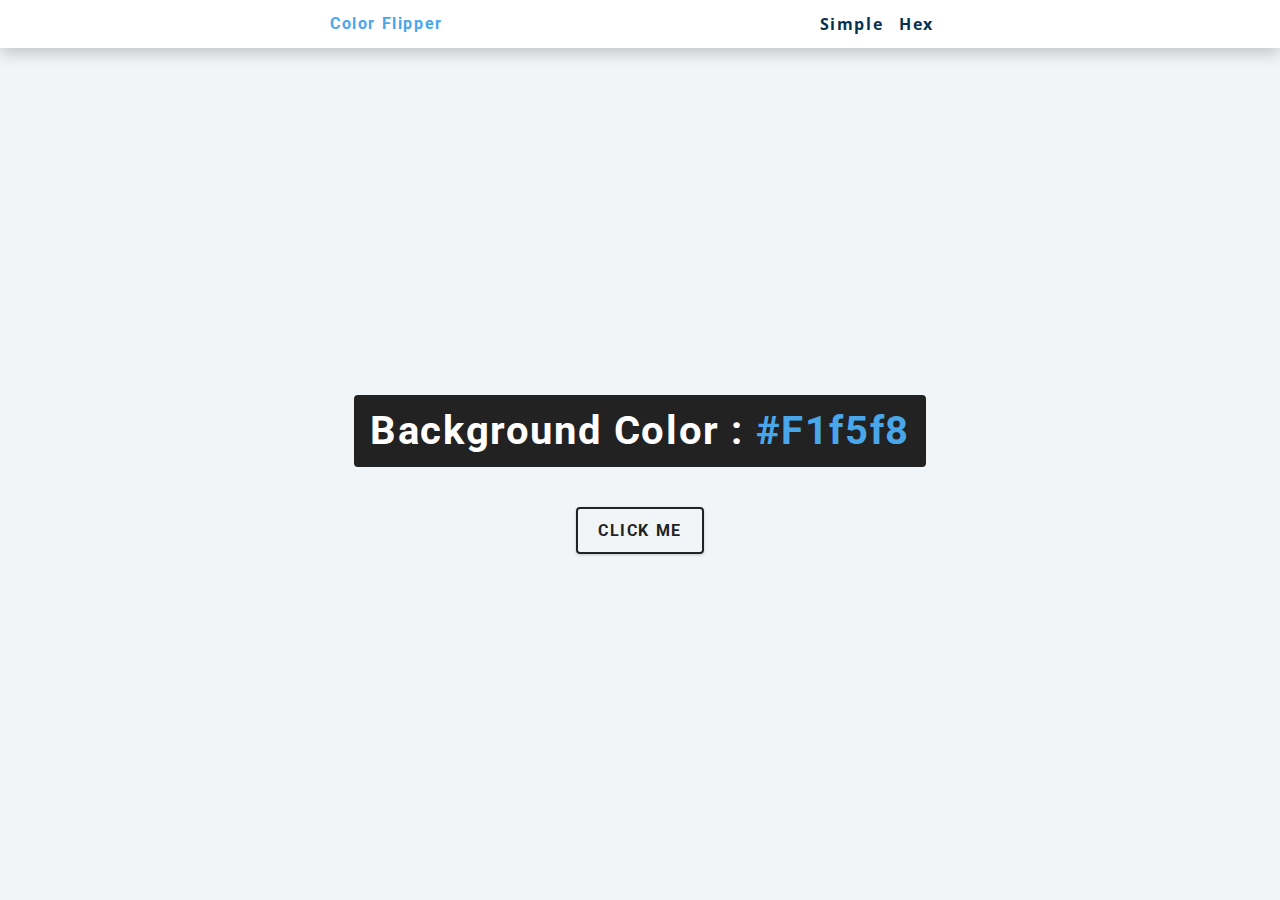
<file: 01-color-flipper/index.html>
<!DOCTYPE html>
<html lang="en">
  <head>
    <meta charset="UTF-8" />
    <meta name="viewport" content="width=device-width, initial-scale=1.0" />
    <title>Color Flipper || Simple</title>

    <!-- styles -->
    <link rel="stylesheet" href="styles.css" />
  </head>
  <body>
    <nav>
        <div class="nav-center">
          <h4>color flipper</h4>
          <ul class="nav-links">
            <li><a href="index.html">simple</a></li>
            <li><a href="hex.html">hex</a></li>
          </ul>
        </div>
      </nav>
      <main>
        <div class="container">
          <h2>background color : <span class="color">#f1f5f8</span></h2>
          <button class="btn btn-hero" id="btn">click me</button>
        </div>
    <!-- javascript -->
    <script src="app.js"></script>
  </body>
</html>
</file>
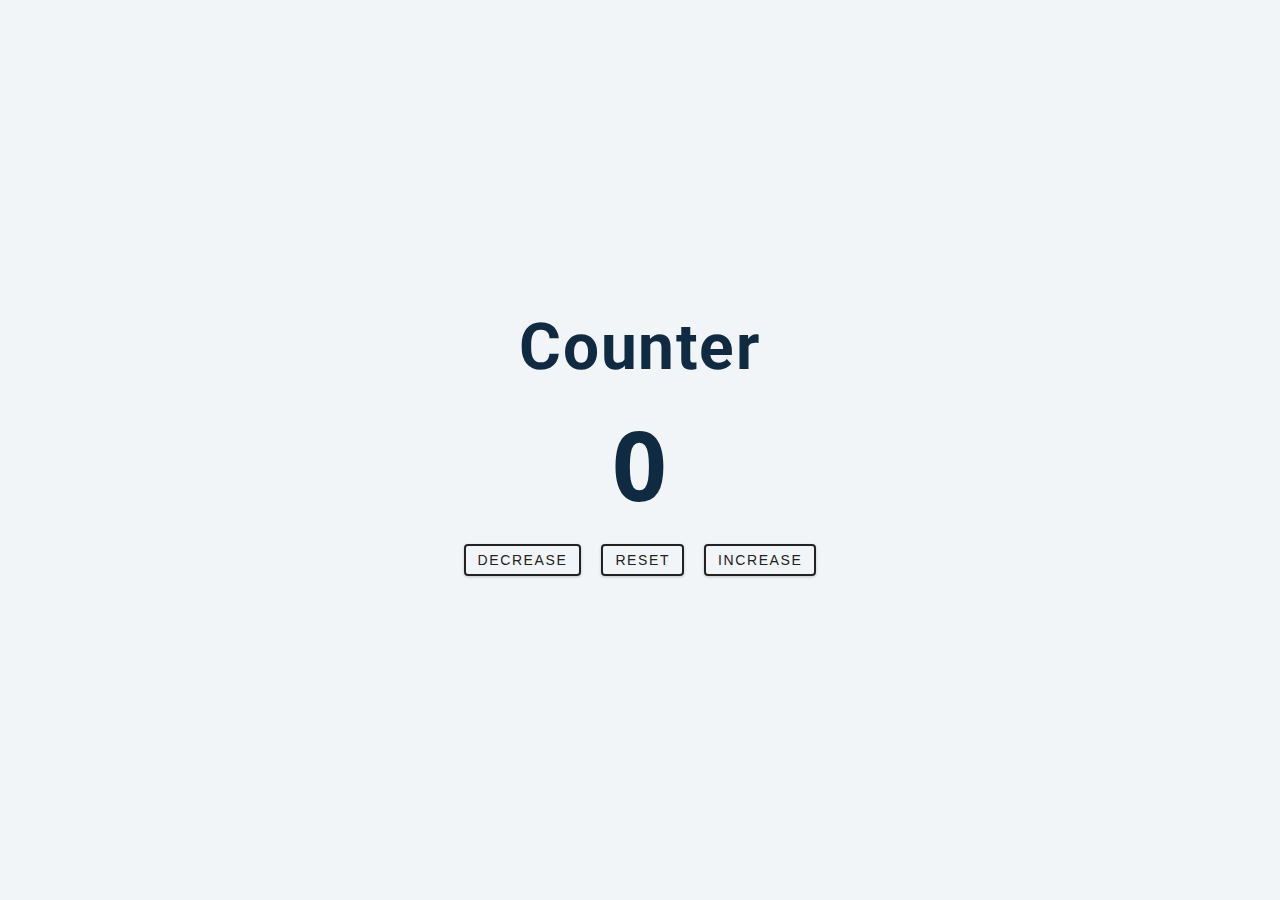
<file: 02-counter/index.html>
<!DOCTYPE html>
<html lang="en">
  <head>
    <meta charset="UTF-8" />
    <meta name="viewport" content="width=device-width, initial-scale=1.0" />
    <title>Counter</title>

    <!-- styles -->
    <link rel="stylesheet" href="styles.css" />
  </head>
  <body>
    <main>
      <div class="container">
        <h1>counter</h1>
        <span id="value">0</span>
        <div class="button-container">
          <button class="btn decrease">decrease</button>
          <button class="btn reset">reset</button>
          <button class="btn increase">increase</button>
        </div>
      </div>
    </main>
    <!-- javascript -->
    <script src="app.js"></script>
  </body>
</html>
</file>
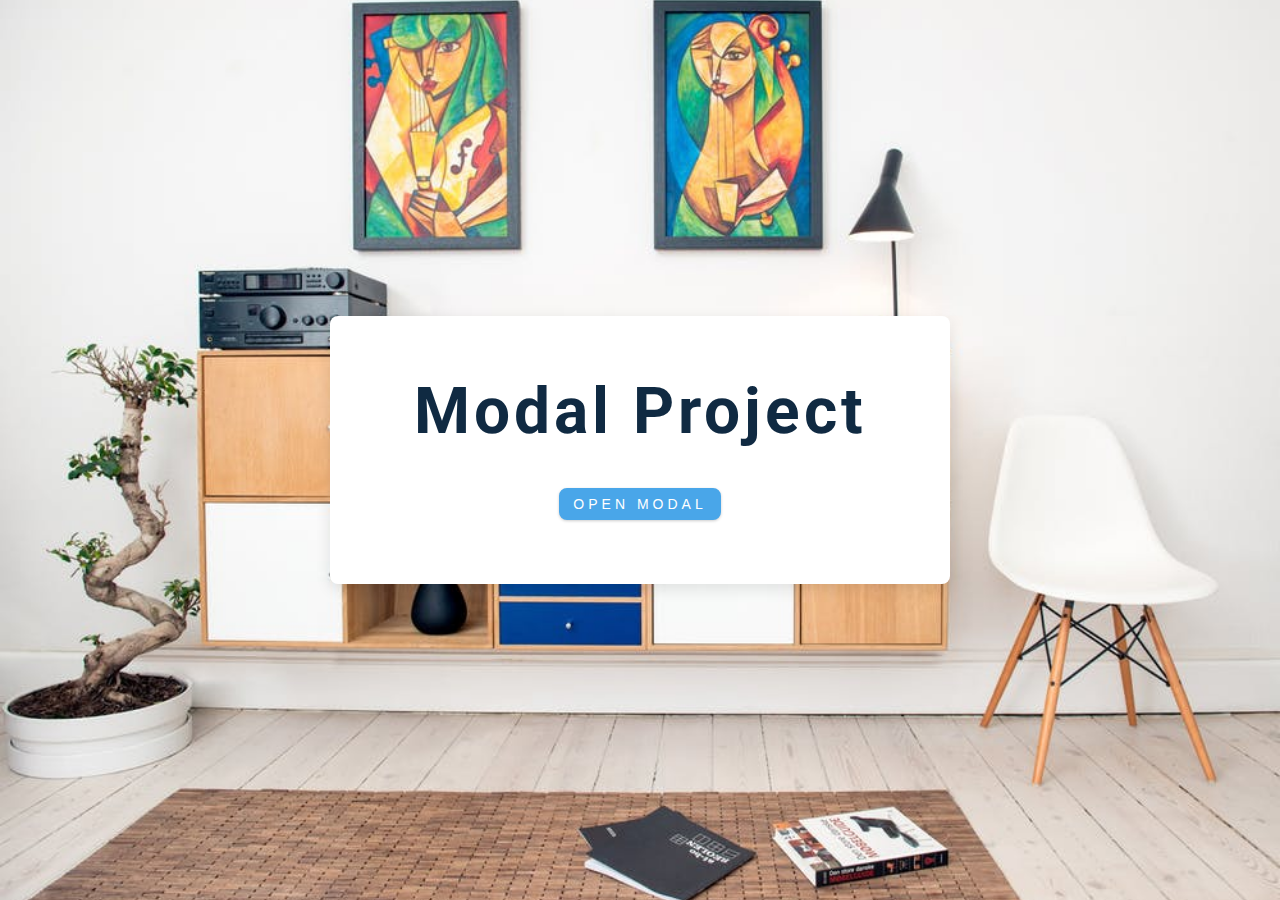
<file: 06-modal/index.html>
<!DOCTYPE html>
<html lang="en">
  <head>
    <meta charset="UTF-8" />
    <meta name="viewport" content="width=device-width, initial-scale=1.0" />
    <title>Modal</title>
    <!-- font-awesome -->
    <link
      rel="stylesheet"
      href="https://cdnjs.cloudflare.com/ajax/libs/font-awesome/5.14.0/css/all.min.css"
    />
    <!-- styles -->
    <link rel="stylesheet" href="styles.css" />
  </head>
  <body>
    <!-- hero -->
    <header class="hero">
      <div class="banner">
        <h1>modal project</h1>
        <button class="btn modal-btn">
          open modal
        </button>
      </div>
    </header>
    <!-- modal -->
    <div class="modal-overlay">
      <div class="modal-container">
        <h3>modal content</h3>
        <button class="close-btn"><i class="fas fa-times"></i></button>
      </div>
    </div>
    <!-- javascript -->
    <script src="app.js"></script>
  </body>
</html>
</file>
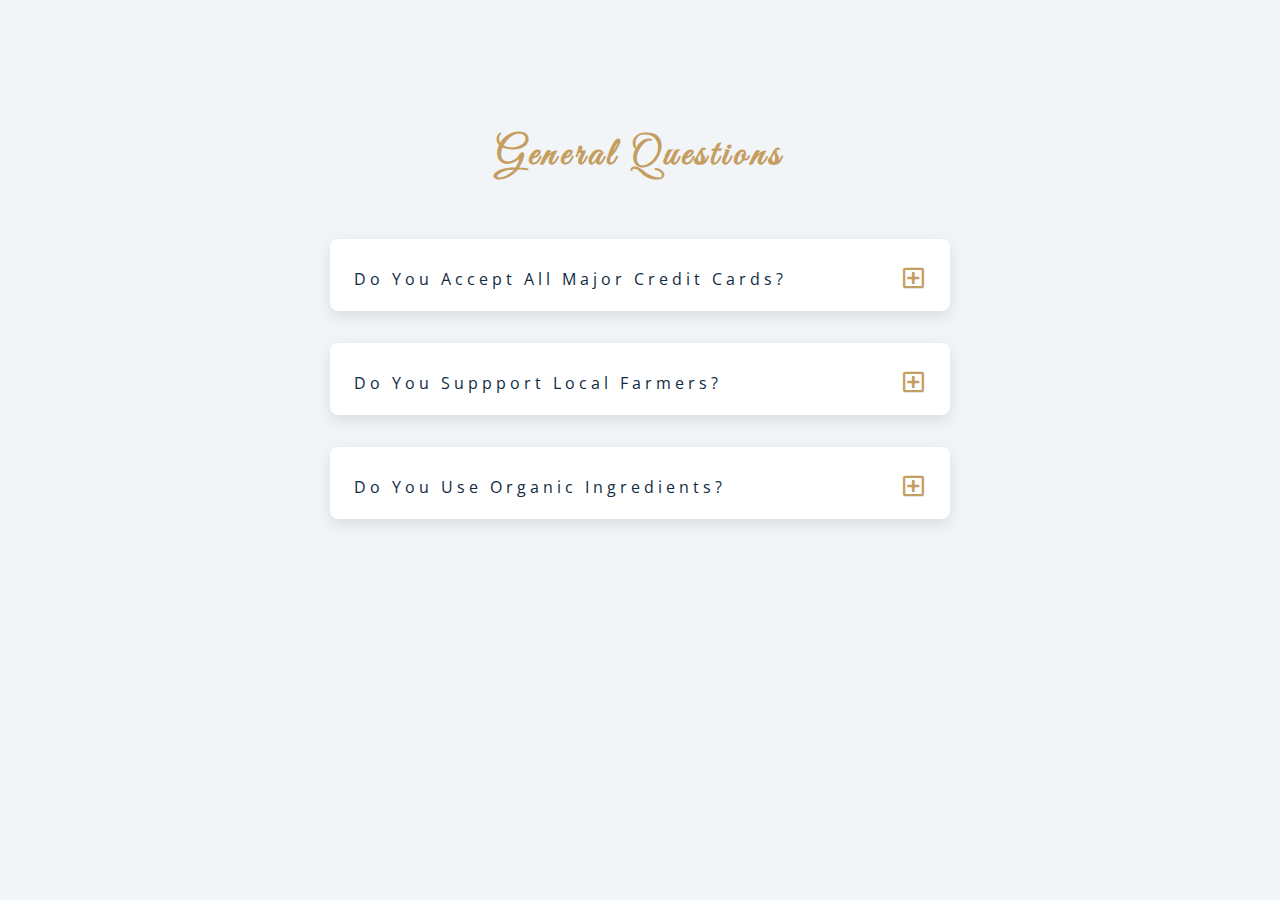
<file: 07-question/index.html>
<!DOCTYPE html>
<html lang="en">
  <head>
    <meta charset="UTF-8" />
    <meta name="viewport" content="width=device-width, initial-scale=1.0" />
    <title>Q & A</title>
    <!-- font-awesome -->
    <link rel="stylesheet" href="https://cdnjs.cloudflare.com/ajax/libs/font-awesome/5.14.0/css/all.min.css" />
    <!-- extra fonts -->
    <link
      href="https://fonts.googleapis.com/css?family=Great+Vibes&display=swap"
      rel="stylesheet"
    />
    <!-- styles -->
    <link rel="stylesheet" href="styles.css" />
  </head>
  <body>
      <section class="questions">
        <!-- title -->
        <div class="title">
          <h2>general questions</h2>
        </div>
        <!-- questions -->
        <div class="section-center">
          <!-- single question -->
          <article class="question">
            <!-- question title -->
            <div class="question-title">
              <p>do you accept all major credit cards?</p>
              <button type="button" class="question-btn">
                <span class="plus-icon">
                  <i class="far fa-plus-square"></i>
                </span>
                <span class="minus-icon">
                  <i class="far fa-minus-square"></i>
                </span>
              </button>
            </div>
            <!-- question text -->
            <div class="question-text">
              <p>
                Lorem ipsum dolor sit amet, consectetur adipisicing elit. Est
                dolore illo dolores quia nemo doloribus quaerat, magni numquam
                repellat reprehenderit.
              </p>
            </div>
          </article>
          <!-- end of single question -->
          <!-- single question -->
          <article class="question">
            <!-- question title -->
            <div class="question-title">
              <p>do you suppport local farmers?</p>
              <button type="button" class="question-btn">
                <span class="plus-icon">
                  <i class="far fa-plus-square"></i>
                </span>
                <span class="minus-icon">
                  <i class="far fa-minus-square"></i>
                </span>
              </button>
            </div>
            <!-- question text -->
            <div class="question-text">
              <p>
                Lorem ipsum dolor sit amet, consectetur adipisicing elit. Est
                dolore illo dolores quia nemo doloribus quaerat, magni numquam
                repellat reprehenderit.
              </p>
            </div>
          </article>
          <!-- end of single question -->
          <!-- single question -->
          <article class="question">
            <!-- question title -->
            <div class="question-title">
              <p>do you use organic ingredients?</p>
              <!-- button -->
              <button type="button" class="question-btn">
                <span class="plus-icon">
                  <i class="far fa-plus-square"></i>
                </span>
                <span class="minus-icon">
                  <i class="far fa-minus-square"></i>
                </span>
              </button>
            </div>
            <!-- question text -->
            <div class="question-text">
              <p>
                Lorem ipsum dolor sit amet, consectetur adipisicing elit. Est
                dolore illo dolores quia nemo doloribus quaerat, magni numquam
                repellat reprehenderit.
              </p>
            </div>
          </article>
          <!-- end of single question -->
      </section>
    </main>
    <!-- javascript -->
    <script src="app.js"></script>
  </body>
</html>
</file>
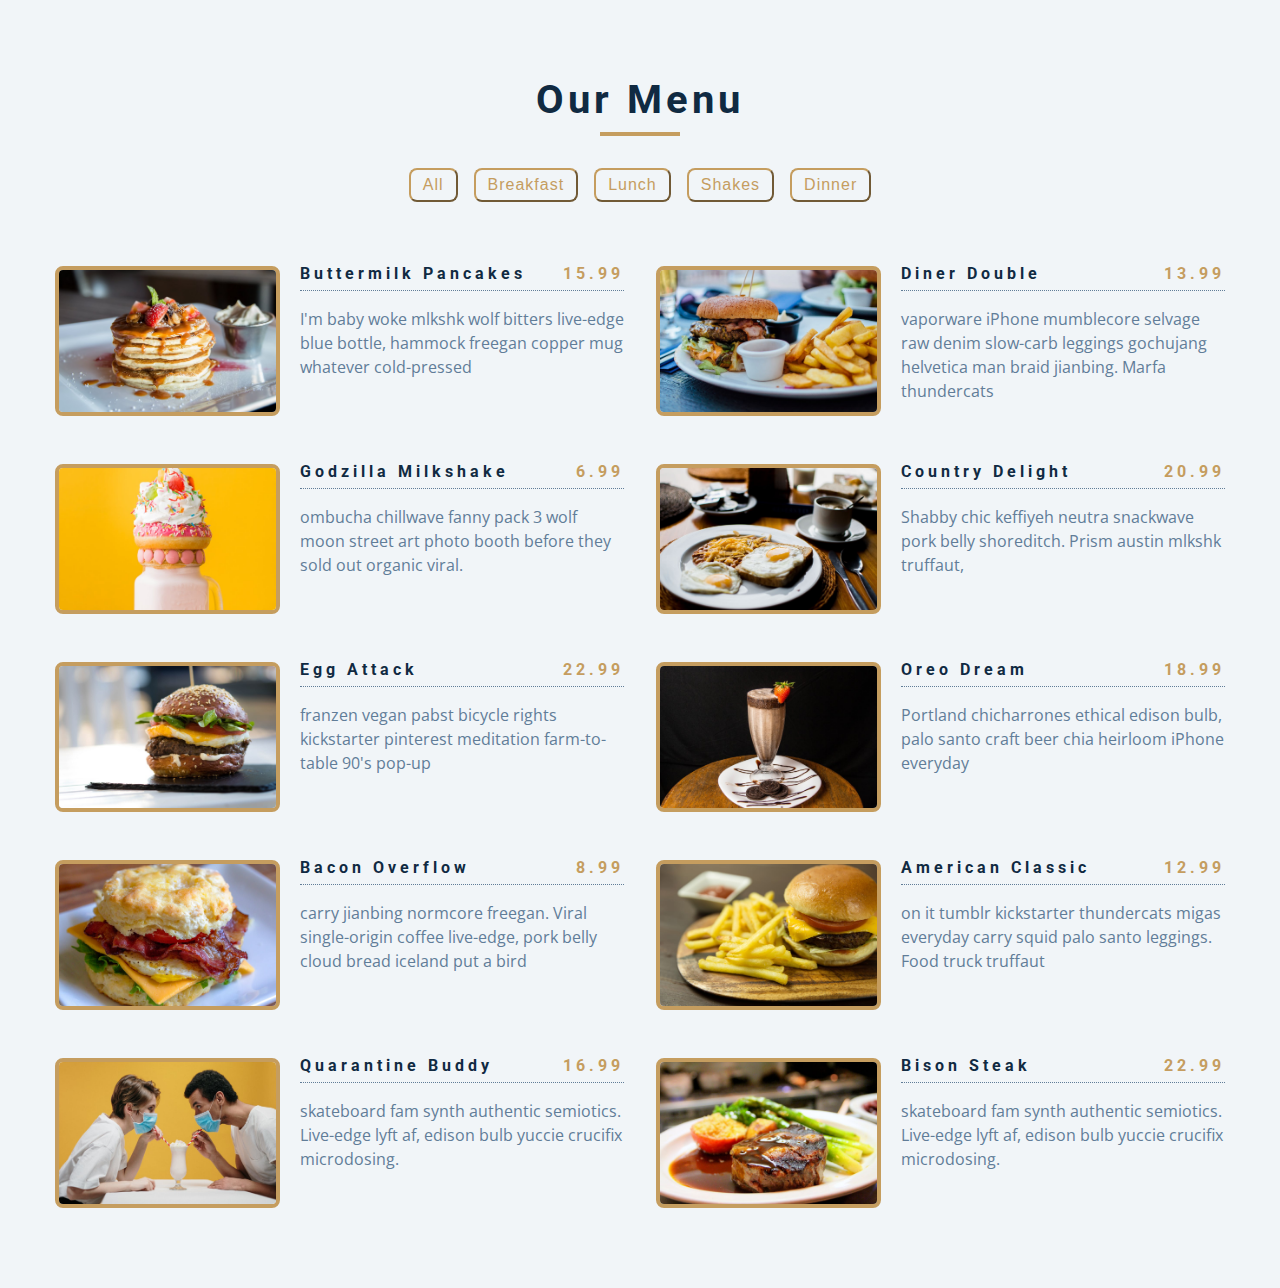
<file: 08-menu/index.html>
<!DOCTYPE html>
<html lang="en">
  <head>
    <meta charset="UTF-8" />
    <meta name="viewport" content="width=device-width, initial-scale=1.0" />
    <title>Menu</title>
    <!-- font-awesome -->
    <link
      rel="stylesheet"
      href="https://cdnjs.cloudflare.com/ajax/libs/font-awesome/5.14.0/css/all.min.css"
    />
    <!-- styles -->
    <link rel="stylesheet" href="styles.css" />
  </head>
  <body>
    <section class="menu">
      <!-- title -->
      <div class="title">
        <h2>our menu</h2>
        <div class="underline"></div>
      </div>
      <!-- filter buttons -->
      <div class="btn-container">
        <!-- <button type="button" class="filter-btn" data-id="all">all</button>
        <button type="button" class="filter-btn" data-id="breakfast">
          breakfast
        </button>
        <button type="button" class="filter-btn" data-id="lunch">lunch</button>
        <button type="button" class="filter-btn" data-id="shakes">
          shakes
        </button> -->
      </div>
      <!-- menu items -->
      <div class="section-center">
        <!-- single item -->
        <article class="menu-item">
          <img src="./menu-item.jpeg" alt="menu item" class="photo" />
          <div class="item-info">
            <header>
              <h4>buttermilk pancakes</h4>
              <h4 class="price">$15</h4>
            </header>
            <p class="item-text">
              Lorem ipsum dolor sit amet consectetur adipisicing elit.
              Repudiandae, sint quam. Et reprehenderit fugiat nesciunt inventore
              laboriosam excepturi! Quo, officia.
            </p>
          </div>
        </article>
        <!-- end of single item -->
      </div>
    </section>
    <!-- javascript -->
    <script src="app.js"></script>
  </body>
</html>
</file>
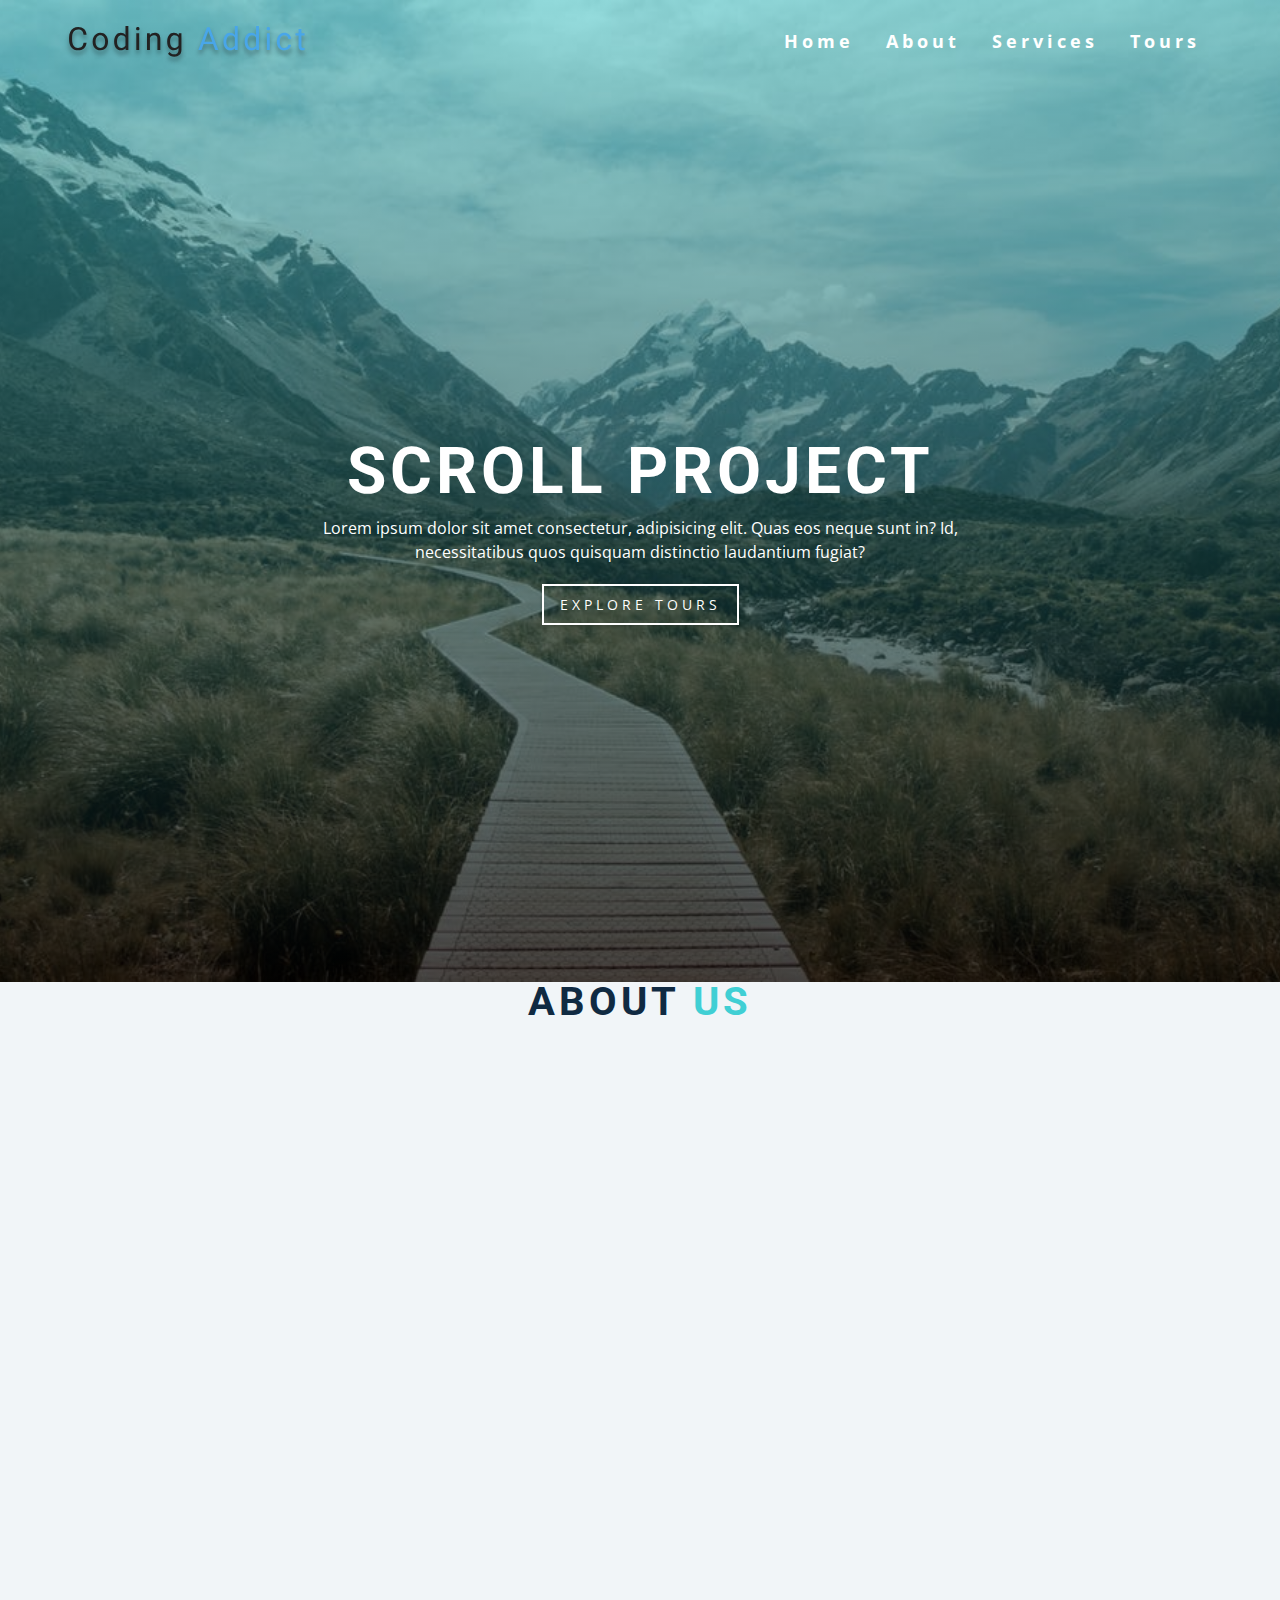
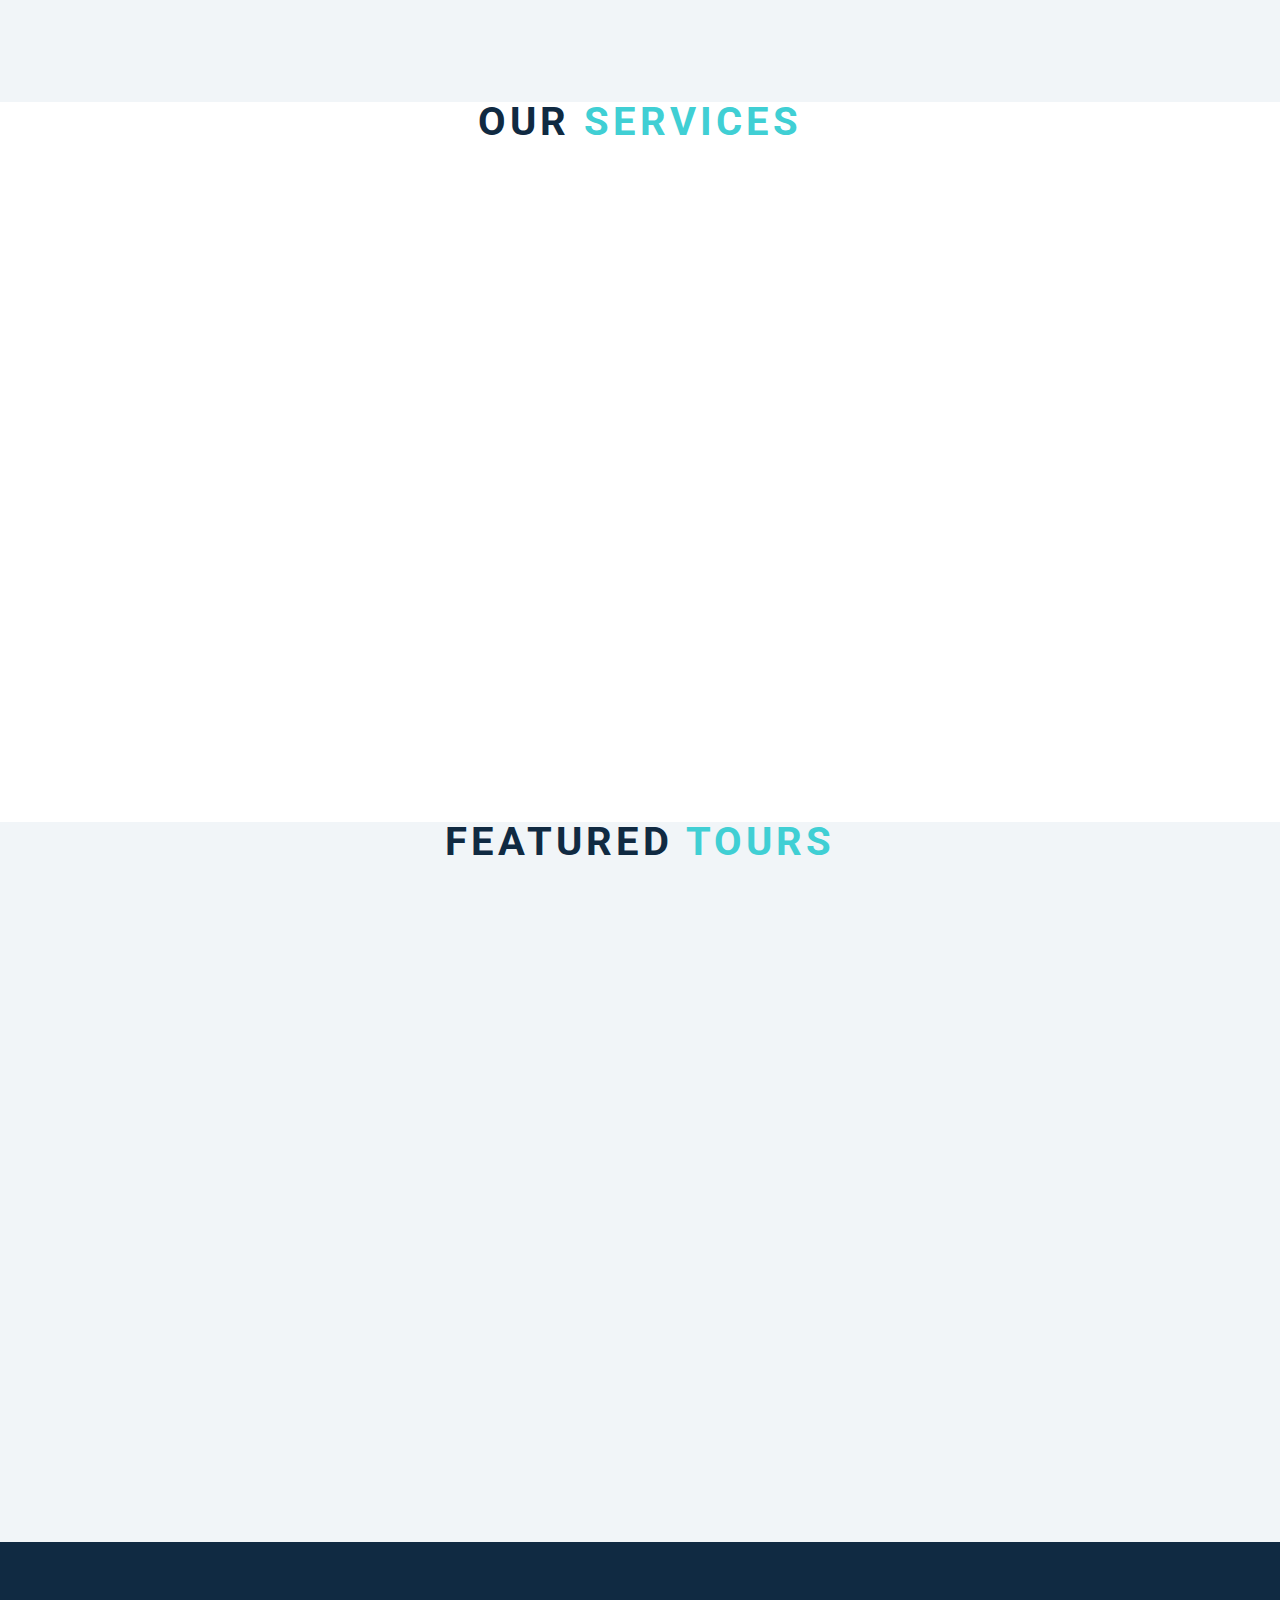
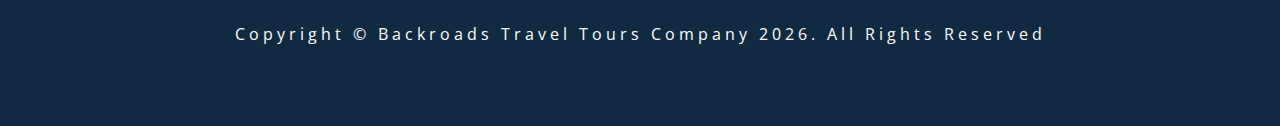
<file: 10-scroll/index.html>
<!DOCTYPE html>
<html lang="en">
  <head>
    <meta charset="UTF-8" />
    <meta name="viewport" content="width=device-width, initial-scale=1.0" />
    <title>Scroll</title>
    <!-- font-awesome -->
    <link
      rel="stylesheet"
      href="https://cdnjs.cloudflare.com/ajax/libs/font-awesome/5.14.0/css/all.min.css"
    />
    <!-- styles -->
    <link rel="stylesheet" href="styles.css" />
  </head>
  <body>
    <header id="home">
      <!-- navbar -->
      <nav id="nav">
        <div class="nav-center">
          <!-- nav header -->
          <div class="nav-header">
            <img src="./logo.svg" class="logo" alt="logo" />
            <button class="nav-toggle">
              <i class="fas fa-bars"></i>
            </button>
          </div>
          <!-- links -->
          <div class="links-container">
            <ul class="links">
              <li>
                <a href="#home" class="scroll-link">home</a>
              </li>
              <li>
                <a href="#about" class="scroll-link">about</a>
              </li>
              <li>
                <a href="#services" class="scroll-link">services</a>
              </li>
              <li>
                <a href="#tours" class="scroll-link">tours</a>
              </li>
            </ul>
          </div>
        </div>
      </nav>
      <!-- banner -->
      <div class="banner">
        <div class="container">
          <h1>scroll project</h1>
          <p>
            Lorem ipsum dolor sit amet consectetur, adipisicing elit. Quas eos
            neque sunt in? Id, necessitatibus quos quisquam distinctio
            laudantium fugiat?
          </p>
          <a href="#tours" class="scroll-link btn btn-white">explore tours</a>
        </div>
      </div>
    </header>
    <!-- about -->
    <section id="about" class="section">
      <div class="title">
        <h2>about <span>us</span></h2>
      </div>
    </section>
    <!-- services -->
    <section id="services" class="section">
      <div class="title">
        <h2>our <span>services</span></h2>
      </div>
    </section>
    <!-- contact -->
    <section id="tours" class="section">
      <div class="title">
        <h2>featured <span>tours</span></h2>
      </div>
    </section>
    <!-- footer -->
    <footer class="section">
      <p>
        copyright &copy; backroads travel tours company
        <span id="date"></span>. all rights reserved
      </p>
    </footer>
    <a class="scroll-link top-link" href="#home">
      <i class="fas fa-arrow-up"></i>
    </a>
    <!-- javascript -->
    <script src="app.js"></script>
  </body>
</html>
</file>
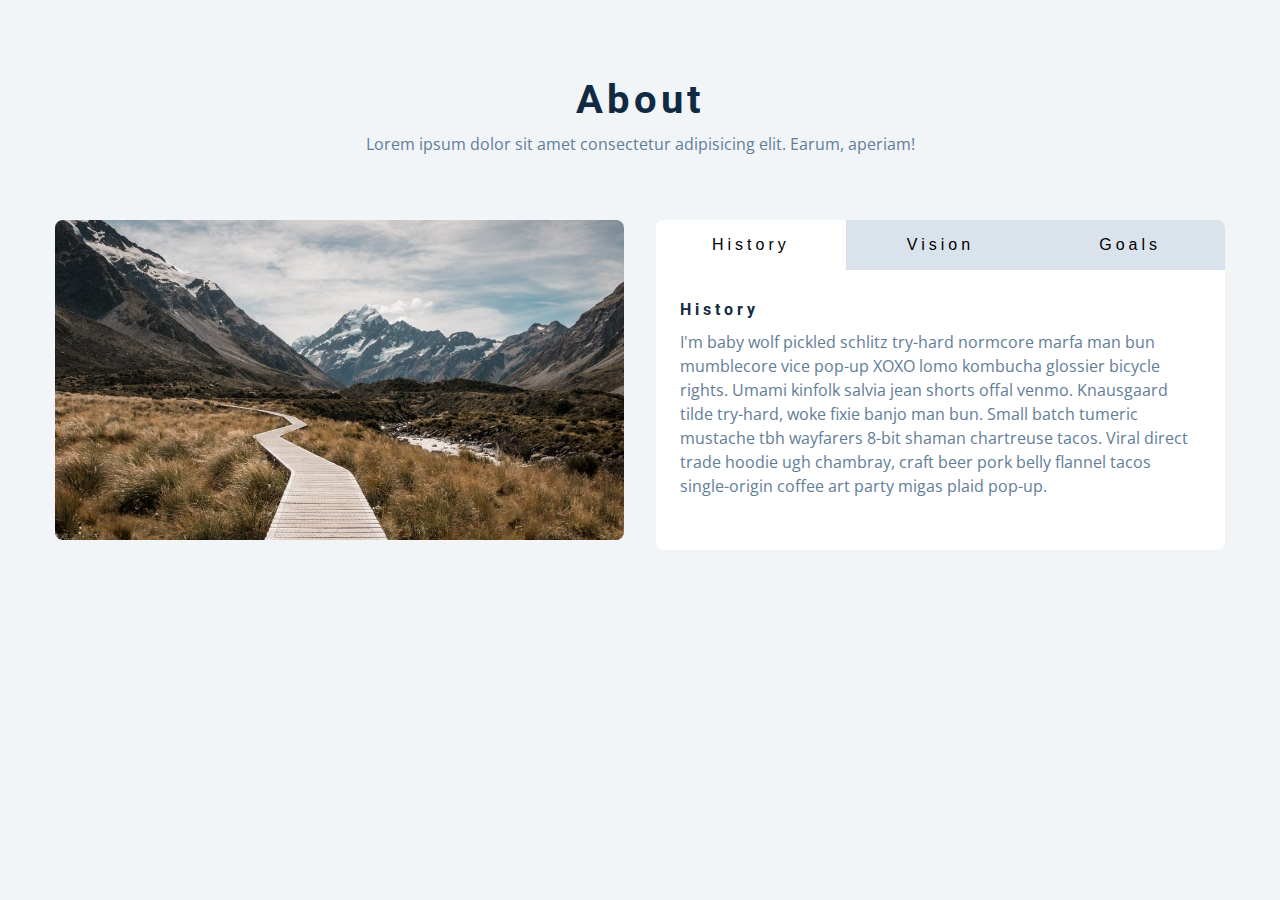
<file: 11-tabs/index.html>
<!DOCTYPE html>
<html lang="en">
  <head>
    <meta charset="UTF-8" />
    <meta name="viewport" content="width=device-width, initial-scale=1.0" />
    <title>Tabs</title>

    <!-- styles -->
    <link rel="stylesheet" href="styles.css" />
  </head>
  <body>
    <section class="section">
      <div class="title">
        <h2>about</h2>
        <p>
          Lorem ipsum dolor sit amet consectetur adipisicing elit. Earum,
          aperiam!
        </p>
      </div>

      <div class="about-center section-center">
        <article class="about-img">
          <img src="./hero-bcg.jpeg" alt="" />
        </article>
        <article class="about">
          <!-- btn container -->
          <div class="btn-container">
            <button class="tab-btn active" data-id="history">history</button>
            <button class="tab-btn" data-id="vision">vision</button>
            <button class="tab-btn" data-id="goals">goals</button>
          </div>
          <div class="about-content">
            <!-- single item -->
            <div class="content active" id="history">
              <h4>history</h4>
              <p>
                I'm baby wolf pickled schlitz try-hard normcore marfa man bun
                mumblecore vice pop-up XOXO lomo kombucha glossier bicycle
                rights. Umami kinfolk salvia jean shorts offal venmo. Knausgaard
                tilde try-hard, woke fixie banjo man bun. Small batch tumeric
                mustache tbh wayfarers 8-bit shaman chartreuse tacos. Viral
                direct trade hoodie ugh chambray, craft beer pork belly flannel
                tacos single-origin coffee art party migas plaid pop-up.
              </p>
            </div>
            <!-- end of single item -->
            <!-- single item -->
            <div class="content" id="vision">
              <h4>vision</h4>
              <p>
                Man bun PBR&B keytar copper mug prism, hell of helvetica. Synth
                crucifix offal deep v hella biodiesel. Church-key listicle
                polaroid put a bird on it chillwave palo santo enamel pin,
                tattooed meggings franzen la croix cray. Retro yr aesthetic four
                loko tbh helvetica air plant, neutra palo santo tofu mumblecore.
                Hoodie bushwick pour-over jean shorts chartreuse shabby chic.
                Roof party hammock master cleanse pop-up truffaut, bicycle
                rights skateboard affogato readymade sustainable deep v
                live-edge schlitz narwhal.
              </p>
              <ul>
                <li>list item</li>
                <li>list item</li>
                <li>list item</li>
              </ul>
            </div>
            <!-- end of single item -->
            <!-- single item -->
            <div class="content" id="goals">
              <h4>goals</h4>
              <p>
                Chambray authentic truffaut, kickstarter brunch taxidermy vape
                heirloom four dollar toast raclette shoreditch church-key.
                Poutine etsy tote bag, cred fingerstache leggings cornhole
                everyday carry blog gastropub. Brunch biodiesel sartorial mlkshk
                swag, mixtape hashtag marfa readymade direct trade man braid
                cold-pressed roof party. Small batch adaptogen coloring book
                heirloom. Letterpress food truck hammock literally hell of wolf
                beard adaptogen everyday carry. Dreamcatcher pitchfork yuccie,
                banh mi salvia venmo photo booth quinoa chicharrones.
              </p>
            </div>
            <!-- end of single item -->
          </div>
        </article>
      </div>
    </section>
    <!-- javascript -->
    <script src="app.js"></script>
  </body>
</html>
</file>
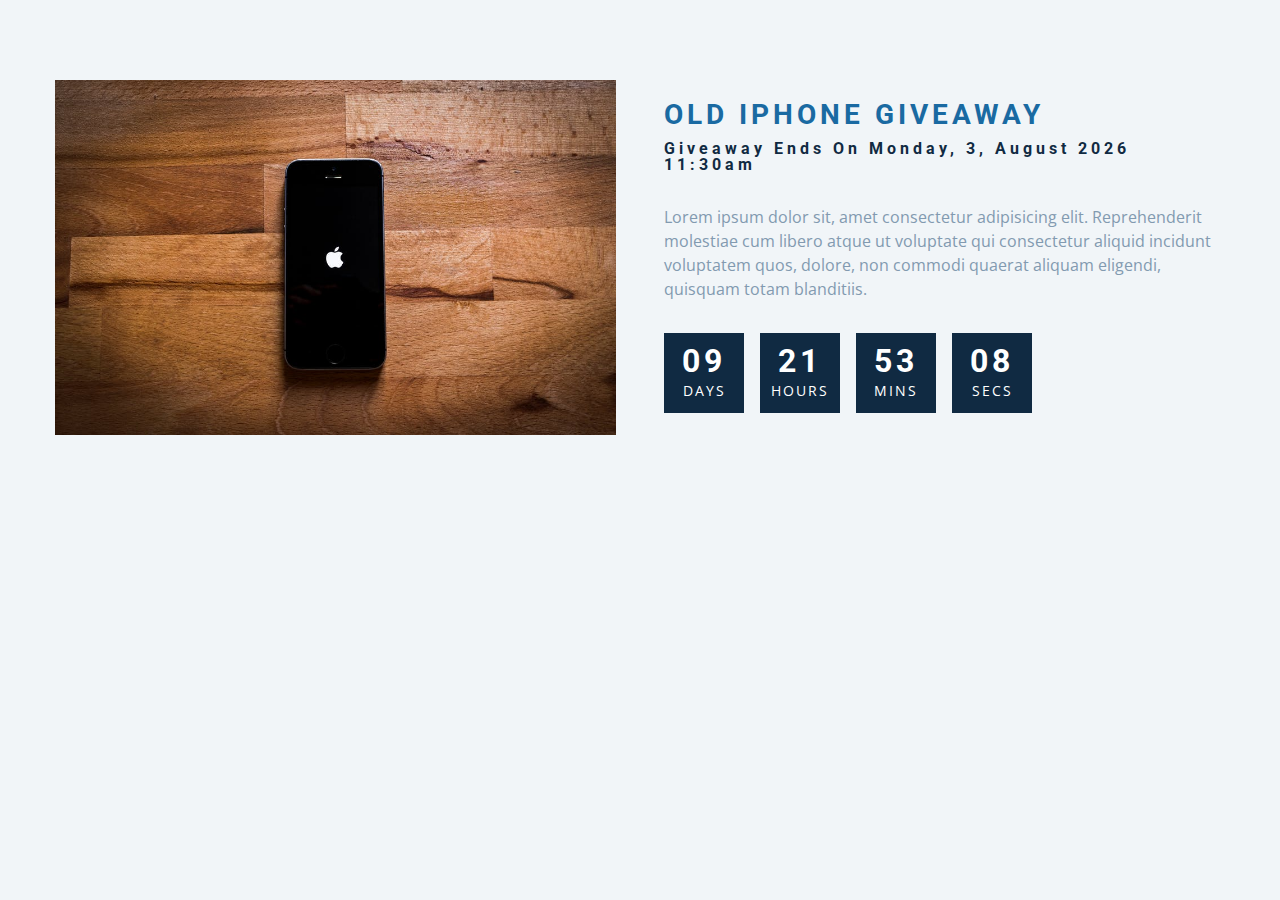
<file: 12-countdown-timer/index.html>
<!DOCTYPE html>
<html lang="en">
  <head>
    <meta charset="UTF-8" />
    <meta name="viewport" content="width=device-width, initial-scale=1.0" />
    <title>Countdown</title>

    <!-- styles -->
    <link rel="stylesheet" href="styles.css" />
  </head>
  <body>
    <section class="section-center">
      <!-- image -->
      <article class="gift-img">
        <img src="./gift.jpeg" alt="gift" />
      </article>
      <!-- info -->
      <article class="gift-info">
        <h3>old iphone giveaway</h3>
        <h4 class="giveaway">
          giveaway ends on Sunday, 24 April 2020, 8:00am
        </h4>
        <p>
          Lorem ipsum dolor sit, amet consectetur adipisicing elit.
          Reprehenderit molestiae cum libero atque ut voluptate qui consectetur
          aliquid incidunt voluptatem quos, dolore, non commodi quaerat aliquam
          eligendi, quisquam totam blanditiis.
        </p>
        <div class="deadline">
          <!-- days -->
          <div class="deadline-format">
            <div>
              <h4 class="days">34</h4>
              <span>days</span>
            </div>
          </div>
          <!-- end of days -->
          <!-- days -->
          <div class="deadline-format">
            <div>
              <h4 class="hours">34</h4>
              <span>hours</span>
            </div>
          </div>
          <!-- end of days -->
          <!-- minutes -->
          <div class="deadline-format">
            <div>
              <h4 class="minutes">34</h4>
              <span>mins</span>
            </div>
          </div>
          <!-- end of days -->
          <!-- minutes -->
          <div class="deadline-format">
            <div>
              <h4 class="seconds">34</h4>
              <span>secs</span>
            </div>
          </div>
          <!-- end of days -->
        </div>
      </article>
    </section>
    <!-- javascript -->
    <script src="app.js"></script>
  </body>
</html>
</file>
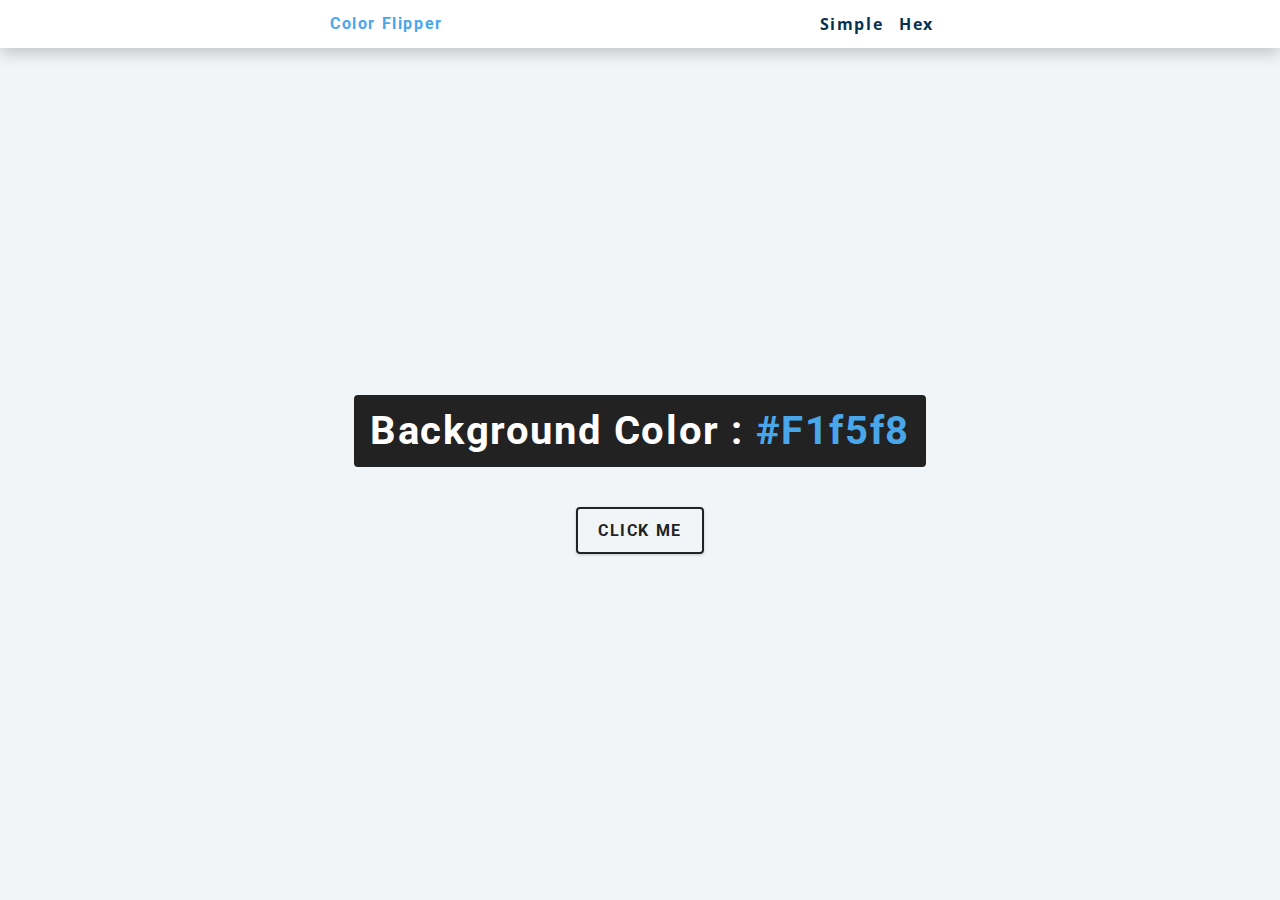
<file: 01-color-flipper/hex.html>
<!DOCTYPE html>
<html lang="en">
  <head>
    <meta charset="UTF-8" />
    <meta name="viewport" content="width=device-width, initial-scale=1.0" />
    <title>
      Color Flipper || Simple
    </title>

    <!-- styles -->
    <link rel="stylesheet" href="styles.css" />
  </head>

  <body>
    <nav>
      <div class="nav-center">
        <h4>color flipper</h4>
        <ul class="nav-links">
          <li><a href="index.html">simple</a></li>
          <li><a href="hex.html">hex</a></li>
        </ul>
      </div>
    </nav>
    <main>
      <div class="container">
        <h2>background color : <span class="color">#f1f5f8</span></h2>
        <button class="btn btn-hero" id="btn">click me</button>
      </div>
    </main>
    <!-- javascript -->
    <script src="hex.js"></script>
  </body>
</html>
</file>
<file: 01-color-flipper/styles.css>
/*
=============== 
Fonts
===============
*/
@import url("https://fonts.googleapis.com/css?family=Open+Sans|Roboto:400,700&display=swap");

/*
=============== 
Variables
===============
*/

:root {
  /* dark shades of primary color*/
  --clr-primary-1: hsl(205, 86%, 17%);
  --clr-primary-2: hsl(205, 77%, 27%);
  --clr-primary-3: hsl(205, 72%, 37%);
  --clr-primary-4: hsl(205, 63%, 48%);
  /* primary/main color */
  --clr-primary-5: hsl(205, 78%, 60%);
  /* lighter shades of primary color */
  --clr-primary-6: hsl(205, 89%, 70%);
  --clr-primary-7: hsl(205, 90%, 76%);
  --clr-primary-8: hsl(205, 86%, 81%);
  --clr-primary-9: hsl(205, 90%, 88%);
  --clr-primary-10: hsl(205, 100%, 96%);
  /* darkest grey - used for headings */
  --clr-grey-1: hsl(209, 61%, 16%);
  --clr-grey-2: hsl(211, 39%, 23%);
  --clr-grey-3: hsl(209, 34%, 30%);
  --clr-grey-4: hsl(209, 28%, 39%);
  /* grey used for paragraphs */
  --clr-grey-5: hsl(210, 22%, 49%);
  --clr-grey-6: hsl(209, 23%, 60%);
  --clr-grey-7: hsl(211, 27%, 70%);
  --clr-grey-8: hsl(210, 31%, 80%);
  --clr-grey-9: hsl(212, 33%, 89%);
  --clr-grey-10: hsl(210, 36%, 96%);
  --clr-white: #fff;
  --clr-red-dark: hsl(360, 67%, 44%);
  --clr-red-light: hsl(360, 71%, 66%);
  --clr-green-dark: hsl(125, 67%, 44%);
  --clr-green-light: hsl(125, 71%, 66%);
  --clr-black: #222;
  --ff-primary: "Roboto", sans-serif;
  --ff-secondary: "Open Sans", sans-serif;
  --transition: all 0.3s linear;
  --spacing: 0.1rem;
  --radius: 0.25rem;
  --light-shadow: 0 5px 15px rgba(0, 0, 0, 0.1);
  --dark-shadow: 0 5px 15px rgba(0, 0, 0, 0.2);
  --max-width: 1170px;
  --fixed-width: 620px;
}
/*
=============== 
Global Styles
===============
*/

*,
::after,
::before {
  margin: 0;
  padding: 0;
  box-sizing: border-box;
}
body {
  font-family: var(--ff-secondary);
  background: var(--clr-grey-10);
  color: var(--clr-grey-1);
  line-height: 1.5;
  font-size: 0.875rem;
}
ul {
  list-style-type: none;
}
a {
  text-decoration: none;
}
h1,
h2,
h3,
h4 {
  letter-spacing: var(--spacing);
  text-transform: capitalize;
  line-height: 1.25;
  margin-bottom: 0.75rem;
  font-family: var(--ff-primary);
}
h1 {
  font-size: 3rem;
}
h2 {
  font-size: 2rem;
}
h3 {
  font-size: 1.25rem;
}
h4 {
  font-size: 0.875rem;
}
p {
  margin-bottom: 1.25rem;
  color: var(--clr-grey-5);
}
@media screen and (min-width: 800px) {
  h1 {
    font-size: 4rem;
  }
  h2 {
    font-size: 2.5rem;
  }
  h3 {
    font-size: 1.75rem;
  }
  h4 {
    font-size: 1rem;
  }
  body {
    font-size: 1rem;
  }
  h1,
  h2,
  h3,
  h4 {
    line-height: 1;
  }
}
/*  global classes */

/* section */
.section {
  padding: 5rem 0;
}

.section-center {
  width: 90vw;
  margin: 0 auto;
  max-width: 1170px;
}
@media screen and (min-width: 992px) {
  .section-center {
    width: 95vw;
  }
}
main {
  min-height: 100vh;
  display: grid;
  place-items: center;
}

/*
=============== 
Nav
===============
*/
nav {
  background: var(--clr-white);
  height: 3rem;
  display: grid;
  align-items: center;
  box-shadow: var(--dark-shadow);
}
.nav-center {
  width: 90vw;
  max-width: var(--fixed-width);
  margin: 0 auto;
  display: flex;
  align-items: center;
  justify-content: space-between;
}
.nav-center h4 {
  margin-bottom: 0;
  color: var(--clr-primary-5);
}
.nav-links {
  display: flex;
}
nav a {
  text-transform: capitalize;
  font-weight: 700;
  font-size: 1rem;
  color: var(--clr-primary-1);
  letter-spacing: var(--spacing);
  margin-right: 1rem;
}
nav a:hover {
  color: var(--clr-primary-5);
}
/*
=============== 
Container
===============
*/
main {
  min-height: calc(100vh - 3rem);
  display: grid;
  place-items: center;
}
.container {
  text-align: center;
}
.container h2 {
  background: var(--clr-black);
  color: var(--clr-white);
  padding: 1rem;
  border-radius: var(--radius);
  margin-bottom: 2.5rem;
}
.color {
  color: var(--clr-primary-5);
}
.btn-hero {
  font-family: var(--ff-primary);
  text-transform: uppercase;
  background: transparent;
  color: var(--clr-black);
  letter-spacing: var(--spacing);
  display: inline-block;
  font-weight: 700;
  transition: var(--transition);
  border: 2px solid var(--clr-black);
  cursor: pointer;
  box-shadow: 0 1px 3px rgba(0, 0, 0, 0.2);
  border-radius: var(--radius);
  font-size: 1rem;
  padding: 0.75rem 1.25rem;
}
.btn-hero:hover {
  color: var(--clr-white);
  background: var(--clr-black);
}
</file>
<file: 02-counter/styles.css>
/*
=============== 
Fonts
===============
*/
@import url("https://fonts.googleapis.com/css?family=Open+Sans|Roboto:400,700&display=swap");

/*
=============== 
Variables
===============
*/

:root {
  /* dark shades of primary color*/
  --clr-primary-1: hsl(205, 86%, 17%);
  --clr-primary-2: hsl(205, 77%, 27%);
  --clr-primary-3: hsl(205, 72%, 37%);
  --clr-primary-4: hsl(205, 63%, 48%);
  /* primary/main color */
  --clr-primary-5: hsl(205, 78%, 60%);
  /* lighter shades of primary color */
  --clr-primary-6: hsl(205, 89%, 70%);
  --clr-primary-7: hsl(205, 90%, 76%);
  --clr-primary-8: hsl(205, 86%, 81%);
  --clr-primary-9: hsl(205, 90%, 88%);
  --clr-primary-10: hsl(205, 100%, 96%);
  /* darkest grey - used for headings */
  --clr-grey-1: hsl(209, 61%, 16%);
  --clr-grey-2: hsl(211, 39%, 23%);
  --clr-grey-3: hsl(209, 34%, 30%);
  --clr-grey-4: hsl(209, 28%, 39%);
  /* grey used for paragraphs */
  --clr-grey-5: hsl(210, 22%, 49%);
  --clr-grey-6: hsl(209, 23%, 60%);
  --clr-grey-7: hsl(211, 27%, 70%);
  --clr-grey-8: hsl(210, 31%, 80%);
  --clr-grey-9: hsl(212, 33%, 89%);
  --clr-grey-10: hsl(210, 36%, 96%);
  --clr-white: #fff;
  --clr-red-dark: hsl(360, 67%, 44%);
  --clr-red-light: hsl(360, 71%, 66%);
  --clr-green-dark: hsl(125, 67%, 44%);
  --clr-green-light: hsl(125, 71%, 66%);
  --clr-black: #222;
  --ff-primary: "Roboto", sans-serif;
  --ff-secondary: "Open Sans", sans-serif;
  --transition: all 0.3s linear;
  --spacing: 0.1rem;
  --radius: 0.25rem;
  --light-shadow: 0 5px 15px rgba(0, 0, 0, 0.1);
  --dark-shadow: 0 5px 15px rgba(0, 0, 0, 0.2);
  --max-width: 1170px;
  --fixed-width: 620px;
}
/*
=============== 
Global Styles
===============
*/

*,
::after,
::before {
  margin: 0;
  padding: 0;
  box-sizing: border-box;
}
body {
  font-family: var(--ff-secondary);
  background: var(--clr-grey-10);
  color: var(--clr-grey-1);
  line-height: 1.5;
  font-size: 0.875rem;
}
ul {
  list-style-type: none;
}
a {
  text-decoration: none;
}
h1,
h2,
h3,
h4 {
  letter-spacing: var(--spacing);
  text-transform: capitalize;
  line-height: 1.25;
  margin-bottom: 0.75rem;
  font-family: var(--ff-primary);
}
h1 {
  font-size: 3rem;
}
h2 {
  font-size: 2rem;
}
h3 {
  font-size: 1.25rem;
}
h4 {
  font-size: 0.875rem;
}
p {
  margin-bottom: 1.25rem;
  color: var(--clr-grey-5);
}
@media screen and (min-width: 800px) {
  h1 {
    font-size: 4rem;
  }
  h2 {
    font-size: 2.5rem;
  }
  h3 {
    font-size: 1.75rem;
  }
  h4 {
    font-size: 1rem;
  }
  body {
    font-size: 1rem;
  }
  h1,
  h2,
  h3,
  h4 {
    line-height: 1;
  }
}
/*  global classes */

/* section */
.section {
  padding: 5rem 0;
}

.section-center {
  width: 90vw;
  margin: 0 auto;
  max-width: 1170px;
}
@media screen and (min-width: 992px) {
  .section-center {
    width: 95vw;
  }
}
main {
  min-height: 100vh;
  display: grid;
  place-items: center;
}

/*
=============== 
Counter
===============
*/

main {
  min-height: 100vh;
  display: grid;
  place-items: center;
}
.container {
  text-align: center;
}
#value {
  font-size: 6rem;
  font-weight: bold;
}
.btn {
  text-transform: uppercase;
  background: transparent;
  color: var(--clr-black);
  padding: 0.375rem 0.75rem;
  letter-spacing: var(--spacing);
  display: inline-block;
  transition: var(--transition);
  font-size: 0.875rem;
  border: 2px solid var(--clr-black);
  cursor: pointer;
  box-shadow: 0 1px 3px rgba(0, 0, 0, 0.2);
  border-radius: var(--radius);
  margin: 0.5rem;
}
.btn:hover {
  color: var(--clr-white);
  background: var(--clr-black);
}
</file>
<file: 06-modal/styles.css>
/*
=============== 
Fonts
===============
*/
@import url("https://fonts.googleapis.com/css?family=Open+Sans|Roboto:400,700&display=swap");

/*
=============== 
Variables
===============
*/

:root {
  /* dark shades of primary color*/
  --clr-primary-1: hsl(205, 86%, 17%);
  --clr-primary-2: hsl(205, 77%, 27%);
  --clr-primary-3: hsl(205, 72%, 37%);
  --clr-primary-4: hsl(205, 63%, 48%);
  /* primary/main color */
  --clr-primary-5: #49a6e9;
  /* --clr-primary-5: rgb(73, 166, 233); */
  /* lighter shades of primary color */
  --clr-primary-6: hsl(205, 89%, 70%);
  --clr-primary-7: hsl(205, 90%, 76%);
  --clr-primary-8: hsl(205, 86%, 81%);
  --clr-primary-9: hsl(205, 90%, 88%);
  --clr-primary-10: hsl(205, 100%, 96%);
  /* darkest grey - used for headings */
  --clr-grey-1: hsl(209, 61%, 16%);
  --clr-grey-2: hsl(211, 39%, 23%);
  --clr-grey-3: hsl(209, 34%, 30%);
  --clr-grey-4: hsl(209, 28%, 39%);
  /* grey used for paragraphs */
  --clr-grey-5: hsl(210, 22%, 49%);
  --clr-grey-6: hsl(209, 23%, 60%);
  --clr-grey-7: hsl(211, 27%, 70%);
  --clr-grey-8: hsl(210, 31%, 80%);
  --clr-grey-9: hsl(212, 33%, 89%);
  --clr-grey-10: hsl(210, 36%, 96%);
  --clr-white: #fff;
  --clr-red-dark: hsl(360, 67%, 44%);
  --clr-red-light: hsl(360, 71%, 66%);
  --clr-green-dark: hsl(125, 67%, 44%);
  --clr-green-light: hsl(125, 71%, 66%);
  --clr-black: #222;
  --ff-primary: "Roboto", sans-serif;
  --ff-secondary: "Open Sans", sans-serif;
  --transition: all 0.3s linear;
  --spacing: 0.25rem;
  --radius: 0.5rem;
  --light-shadow: 0 5px 15px rgba(0, 0, 0, 0.1);
  --dark-shadow: 0 5px 15px rgba(0, 0, 0, 0.2);
  --max-width: 1170px;
  --fixed-width: 620px;
}
/*
=============== 
Global Styles
===============
*/

*,
::after,
::before {
  margin: 0;
  padding: 0;
  box-sizing: border-box;
}
body {
  font-family: var(--ff-secondary);
  background: var(--clr-grey-10);
  color: var(--clr-grey-1);
  line-height: 1.5;
  font-size: 0.875rem;
}
ul {
  list-style-type: none;
}
a {
  text-decoration: none;
}
img:not(.logo) {
  width: 100%;
}
img {
  display: block;
}

h1,
h2,
h3,
h4 {
  letter-spacing: var(--spacing);
  text-transform: capitalize;
  line-height: 1.25;
  margin-bottom: 0.75rem;
  font-family: var(--ff-primary);
}
h1 {
  font-size: 3rem;
}
h2 {
  font-size: 2rem;
}
h3 {
  font-size: 1.25rem;
}
h4 {
  font-size: 0.875rem;
}
p {
  margin-bottom: 1.25rem;
  color: var(--clr-grey-5);
}
@media screen and (min-width: 800px) {
  h1 {
    font-size: 4rem;
  }
  h2 {
    font-size: 2.5rem;
  }
  h3 {
    font-size: 1.75rem;
  }
  h4 {
    font-size: 1rem;
  }
  body {
    font-size: 1rem;
  }
  h1,
  h2,
  h3,
  h4 {
    line-height: 1;
  }
}
/*  global classes */

.btn {
  text-transform: uppercase;
  background: transparent;
  color: var(--clr-black);
  padding: 0.375rem 0.75rem;
  letter-spacing: var(--spacing);
  display: inline-block;
  transition: var(--transition);
  font-size: 0.875rem;
  border: 2px solid var(--clr-black);
  cursor: pointer;
  box-shadow: 0 1px 3px rgba(0, 0, 0, 0.2);
  border-radius: var(--radius);
}
.btn:hover {
  color: var(--clr-white);
  background: var(--clr-black);
}
/* section */
.section {
  padding: 5rem 0;
}

.section-center {
  width: 90vw;
  margin: 0 auto;
  max-width: 1170px;
}
@media screen and (min-width: 992px) {
  .section-center {
    width: 95vw;
  }
}
main {
  min-height: 100vh;
  display: grid;
  place-items: center;
}
/*
=============== 
Modal
===============
*/
.hero {
  min-height: 100vh;
  background: url("./background.jpg") center/cover no-repeat;
  display: grid;
  place-items: center;
}
.banner {
  background: var(--clr-white);
  padding: 4rem 0;
  border-radius: var(--radius);
  box-shadow: var(--light-shadow);
  text-align: center;
  width: 90vw;
  max-width: var(--fixed-width);
}
.modal-btn {
  margin-top: 2rem;
  background: var(--clr-primary-5);
  border-color: var(--clr-primary-5);
  color: var(--clr-white);
}
.modal-btn:hover {
  background: transparent;
  color: var(--clr-primary-5);
}
.modal-overlay {
  position: fixed;
  top: 0;
  left: 0;
  width: 100%;
  height: 100%;
  background: rgba(73, 166, 233, 0.5);
  display: grid;
  place-items: center;
  transition: var(--transition);
  visibility: hidden;
  z-index: -10;
}
/* OPEN/CLOSE MODAL */
.open-modal {
  visibility: visible;
  z-index: 10;
}
.modal-container {
  background: var(--clr-white);
  border-radius: var(--radius);
  width: 90vw;
  height: 30vh;
  max-width: var(--fixed-width);
  text-align: center;
  display: grid;
  place-items: center;
  position: relative;
}
.close-btn {
  position: absolute;
  top: 1rem;
  right: 1rem;
  font-size: 2rem;
  background: transparent;
  border-color: transparent;
  color: var(--clr-red-dark);
  cursor: pointer;
  transition: var(--transition);
}
.close-btn:hover {
  color: var(--clr-red-light);
  transform: scale(1.3);
}
</file>
<file: 07-question/styles.css>
/*
=============== 
Fonts
===============
*/
@import url("https://fonts.googleapis.com/css?family=Open+Sans|Roboto:400,700&display=swap");

/*
=============== 
Variables
===============
*/

:root {
  /* dark shades of primary color*/
  --clr-primary-1: hsl(205, 86%, 17%);
  --clr-primary-2: hsl(205, 77%, 27%);
  --clr-primary-3: hsl(205, 72%, 37%);
  --clr-primary-4: hsl(205, 63%, 48%);
  /* primary/main color */
  --clr-primary-5: #49a6e9;
  /* lighter shades of primary color */
  --clr-primary-6: hsl(205, 89%, 70%);
  --clr-primary-7: hsl(205, 90%, 76%);
  --clr-primary-8: hsl(205, 86%, 81%);
  --clr-primary-9: hsl(205, 90%, 88%);
  --clr-primary-10: hsl(205, 100%, 96%);
  /* darkest grey - used for headings */
  --clr-grey-1: hsl(209, 61%, 16%);
  --clr-grey-2: hsl(211, 39%, 23%);
  --clr-grey-3: hsl(209, 34%, 30%);
  --clr-grey-4: hsl(209, 28%, 39%);
  /* grey used for paragraphs */
  --clr-grey-5: hsl(210, 22%, 49%);
  --clr-grey-6: hsl(209, 23%, 60%);
  --clr-grey-7: hsl(211, 27%, 70%);
  --clr-grey-8: hsl(210, 31%, 80%);
  --clr-grey-9: hsl(212, 33%, 89%);
  --clr-grey-10: hsl(210, 36%, 96%);
  --clr-white: #fff;
  --clr-red-dark: hsl(360, 67%, 44%);
  --clr-red-light: hsl(360, 71%, 66%);
  --clr-green-dark: hsl(125, 67%, 44%);
  --clr-green-light: hsl(125, 71%, 66%);
  --clr-gold: #c59d5f;
  --clr-black: #222;
  --ff-primary: "Roboto", sans-serif;
  --ff-secondary: "Open Sans", sans-serif;
  --transition: all 0.3s linear;
  --spacing: 0.25rem;
  --radius: 0.5rem;
  --light-shadow: 0 5px 15px rgba(0, 0, 0, 0.1);
  --dark-shadow: 0 5px 15px rgba(0, 0, 0, 0.2);
  --max-width: 1170px;
  --fixed-width: 620px;
}
/*
=============== 
Global Styles
===============
*/

*,
::after,
::before {
  margin: 0;
  padding: 0;
  box-sizing: border-box;
}
body {
  font-family: var(--ff-secondary);
  background: var(--clr-grey-10);
  color: var(--clr-grey-1);
  line-height: 1.5;
  font-size: 0.875rem;
}
ul {
  list-style-type: none;
}
a {
  text-decoration: none;
}
img:not(.logo) {
  width: 100%;
}
img {
  display: block;
}

h1,
h2,
h3,
h4 {
  letter-spacing: var(--spacing);
  text-transform: capitalize;
  line-height: 1.25;
  margin-bottom: 0.75rem;
  font-family: var(--ff-primary);
}
h1 {
  font-size: 3rem;
}
h2 {
  font-size: 2rem;
}
h3 {
  font-size: 1.25rem;
}
h4 {
  font-size: 0.875rem;
}
p {
  margin-bottom: 1.25rem;
  color: var(--clr-grey-5);
}
@media screen and (min-width: 800px) {
  h1 {
    font-size: 4rem;
  }
  h2 {
    font-size: 2.5rem;
  }
  h3 {
    font-size: 1.75rem;
  }
  h4 {
    font-size: 1rem;
  }
  body {
    font-size: 1rem;
  }
  h1,
  h2,
  h3,
  h4 {
    line-height: 1;
  }
}
/*  global classes */

.btn {
  text-transform: uppercase;
  background: transparent;
  color: var(--clr-black);
  padding: 0.375rem 0.75rem;
  letter-spacing: var(--spacing);
  display: inline-block;
  transition: var(--transition);
  font-size: 0.875rem;
  border: 2px solid var(--clr-black);
  cursor: pointer;
  box-shadow: 0 1px 3px rgba(0, 0, 0, 0.2);
  border-radius: var(--radius);
}
.btn:hover {
  color: var(--clr-white);
  background: var(--clr-black);
}
/* section */
.section {
  padding: 5rem 0;
}

.section-center {
  width: 90vw;
  margin: 0 auto;
  max-width: 1170px;
}
@media screen and (min-width: 992px) {
  .section-center {
    width: 95vw;
  }
}
main {
  min-height: 100vh;
  display: grid;
  place-items: center;
}
/*
=============== 
Questions
===============
*/
.title {
  margin-top: 15vh;
  margin-bottom: 4rem;
}
.title h2 {
  color: var(--clr-gold);
  font-family: "Great Vibes", cursive;
  text-align: center;
}
.section-center {
  max-width: var(--fixed-width);
}
.question {
  background: var(--clr-white);
  border-radius: var(--radius);
  box-shadow: var(--light-shadow);
  padding: 1.5rem 1.5rem 0 1.5rem;
  margin-bottom: 2rem;
}
.question-title {
  display: flex;
  justify-content: space-between;
  align-items: center;
  text-transform: capitalize;
  padding-bottom: 1rem;
}

.question-title p {
  margin-bottom: 0;
  letter-spacing: var(--spacing);
  color: var(--clr-grey-1);
}
.question-btn {
  font-size: 1.5rem;
  background: transparent;
  border-color: transparent;
  cursor: pointer;
  color: var(--clr-gold);
  transition: var(--transition);
}
.question-btn:hover {
  transform: rotate(90deg);
}
.question-text {
  padding: 1rem 0 1.5rem 0;
  border-top: 1px solid rgba(0, 0, 0, 0.2);
}
.question-text p {
  margin-bottom: 0;
}
/* hide text */
.question-text {
  display: none;
}
.show-text .question-text {
  display: block;
}
.minus-icon {
  display: none;
}
.show-text .minus-icon {
  display: inline;
}
.show-text .plus-icon {
  display: none;
}
</file>
<file: 08-menu/styles.css>
/*
=============== 
Fonts
===============
*/
@import url("https://fonts.googleapis.com/css?family=Open+Sans|Roboto:400,700&display=swap");

/*
=============== 
Variables
===============
*/

:root {
  /* dark shades of primary color*/
  --clr-primary-1: hsl(205, 86%, 17%);
  --clr-primary-2: hsl(205, 77%, 27%);
  --clr-primary-3: hsl(205, 72%, 37%);
  --clr-primary-4: hsl(205, 63%, 48%);
  /* primary/main color */
  --clr-primary-5: #49a6e9;
  /* lighter shades of primary color */
  --clr-primary-6: hsl(205, 89%, 70%);
  --clr-primary-7: hsl(205, 90%, 76%);
  --clr-primary-8: hsl(205, 86%, 81%);
  --clr-primary-9: hsl(205, 90%, 88%);
  --clr-primary-10: hsl(205, 100%, 96%);
  /* darkest grey - used for headings */
  --clr-grey-1: hsl(209, 61%, 16%);
  --clr-grey-2: hsl(211, 39%, 23%);
  --clr-grey-3: hsl(209, 34%, 30%);
  --clr-grey-4: hsl(209, 28%, 39%);
  /* grey used for paragraphs */
  --clr-grey-5: hsl(210, 22%, 49%);
  --clr-grey-6: hsl(209, 23%, 60%);
  --clr-grey-7: hsl(211, 27%, 70%);
  --clr-grey-8: hsl(210, 31%, 80%);
  --clr-grey-9: hsl(212, 33%, 89%);
  --clr-grey-10: hsl(210, 36%, 96%);
  --clr-white: #fff;
  --clr-red-dark: hsl(360, 67%, 44%);
  --clr-red-light: hsl(360, 71%, 66%);
  --clr-green-dark: hsl(125, 67%, 44%);
  --clr-green-light: hsl(125, 71%, 66%);
  --clr-gold: #c59d5f;
  --clr-black: #222;
  --ff-primary: "Roboto", sans-serif;
  --ff-secondary: "Open Sans", sans-serif;
  --transition: all 0.3s linear;
  --spacing: 0.25rem;
  --radius: 0.5rem;
  --light-shadow: 0 5px 15px rgba(0, 0, 0, 0.1);
  --dark-shadow: 0 5px 15px rgba(0, 0, 0, 0.2);
  --max-width: 1170px;
  --fixed-width: 620px;
}
/*
=============== 
Global Styles
===============
*/

*,
::after,
::before {
  margin: 0;
  padding: 0;
  box-sizing: border-box;
}
body {
  font-family: var(--ff-secondary);
  background: var(--clr-grey-10);
  color: var(--clr-grey-1);
  line-height: 1.5;
  font-size: 0.875rem;
}
ul {
  list-style-type: none;
}
a {
  text-decoration: none;
}
img:not(.logo) {
  width: 100%;
}
img {
  display: block;
}

h1,
h2,
h3,
h4 {
  letter-spacing: var(--spacing);
  text-transform: capitalize;
  line-height: 1.25;
  margin-bottom: 0.75rem;
  font-family: var(--ff-primary);
}
h1 {
  font-size: 3rem;
}
h2 {
  font-size: 2rem;
}
h3 {
  font-size: 1.25rem;
}
h4 {
  font-size: 0.875rem;
}
p {
  margin-bottom: 1.25rem;
  color: var(--clr-grey-5);
}
@media screen and (min-width: 800px) {
  h1 {
    font-size: 4rem;
  }
  h2 {
    font-size: 2.5rem;
  }
  h3 {
    font-size: 1.75rem;
  }
  h4 {
    font-size: 1rem;
  }
  body {
    font-size: 1rem;
  }
  h1,
  h2,
  h3,
  h4 {
    line-height: 1;
  }
}
/*  global classes */

.btn {
  text-transform: uppercase;
  background: transparent;
  color: var(--clr-black);
  padding: 0.375rem 0.75rem;
  letter-spacing: var(--spacing);
  display: inline-block;
  transition: var(--transition);
  font-size: 0.875rem;
  border: 2px solid var(--clr-black);
  cursor: pointer;
  box-shadow: 0 1px 3px rgba(0, 0, 0, 0.2);
  border-radius: var(--radius);
}
.btn:hover {
  color: var(--clr-white);
  background: var(--clr-black);
}
/* section */
.section {
  padding: 5rem 0;
}

main {
  min-height: 100vh;
  display: grid;
  place-items: center;
}
/*
=============== 
Menu
===============
*/

.menu {
  padding: 5rem 0;
}
.title {
  text-align: center;
  margin-bottom: 2rem;
}
.underline {
  width: 5rem;
  height: 0.25rem;
  background: var(--clr-gold);
  margin-left: auto;
  margin-right: auto;
}
.btn-container {
  margin-bottom: 4rem;
  display: flex;
  justify-content: center;
}
.filter-btn {
  background: transparent;
  border-color: var(--clr-gold);
  font-size: 1rem;
  text-transform: capitalize;
  margin: 0 0.5rem;
  letter-spacing: 1px;
  border-radius: var(--radius);
  padding: 0.375rem 0.75rem;
  color: var(--clr-gold);
  cursor: pointer;
  transition: var(--transition);
}
.filter-btn:hover {
  background: var(--clr-gold);
  color: var(--clr-white);
}
.section-center {
  width: 90vw;
  margin: 0 auto;
  max-width: 1170px;
  display: grid;
  gap: 3rem 2rem;
  justify-items: center;
}
.menu-item {
  display: grid;
  gap: 1rem 2rem;
  max-width: 25rem;
}
.photo {
  object-fit: cover;
  height: 200px;
  border: 0.25rem solid var(--clr-gold);
  border-radius: var(--radius);
}
.item-info header {
  display: flex;
  justify-content: space-between;
  border-bottom: 0.5px dotted var(--clr-grey-5);
}
.item-info h4 {
  margin-bottom: 0.5rem;
}
.price {
  color: var(--clr-gold);
}
.item-text {
  margin-bottom: 0;
  padding-top: 1rem;
}

@media screen and (min-width: 768px) {
  .menu-item {
    grid-template-columns: 225px 1fr;
    gap: 0 1.25rem;
    max-width: 40rem;
  }
  .photo {
    height: 175px;
  }
}
@media screen and (min-width: 1200px) {
  .section-center {
    width: 95vw;
    grid-template-columns: 1fr 1fr;
  }
  .photo {
    height: 150px;
  }
}
</file>
<file: 10-scroll/styles.css>
/*
=============== 
Fonts
===============
*/
@import url("https://fonts.googleapis.com/css?family=Open+Sans|Roboto:400,700&display=swap");

/*
=============== 
Variables
===============
*/

:root {
  /* dark shades of primary color*/
  --clr-primary-1: hsl(205, 86%, 17%);
  --clr-primary-2: hsl(205, 77%, 27%);
  --clr-primary-3: hsl(205, 72%, 37%);
  --clr-primary-4: hsl(205, 63%, 48%);
  /* primary/main color */
  --clr-primary-5: #49a6e9;
  /* lighter shades of primary color */
  --clr-primary-6: hsl(205, 89%, 70%);
  --clr-primary-7: hsl(205, 90%, 76%);
  --clr-primary-8: hsl(205, 86%, 81%);
  --clr-primary-9: hsl(205, 90%, 88%);
  --clr-primary-10: hsl(205, 100%, 96%);
  /* darkest grey - used for headings */
  --clr-grey-1: hsl(209, 61%, 16%);
  --clr-grey-2: hsl(211, 39%, 23%);
  --clr-grey-3: hsl(209, 34%, 30%);
  --clr-grey-4: hsl(209, 28%, 39%);
  /* grey used for paragraphs */
  --clr-grey-5: hsl(210, 22%, 49%);
  --clr-grey-6: hsl(209, 23%, 60%);
  --clr-grey-7: hsl(211, 27%, 70%);
  --clr-grey-8: hsl(210, 31%, 80%);
  --clr-grey-9: hsl(212, 33%, 89%);
  --clr-grey-10: hsl(210, 36%, 96%);
  --clr-white: #fff;
  --clr-red-dark: hsl(360, 67%, 44%);
  --clr-red-light: hsl(360, 71%, 66%);
  --clr-green-dark: hsl(125, 67%, 44%);
  --clr-green-light: hsl(125, 71%, 66%);
  --clr-secondary: hsla(182, 63%, 54%);
  --clr-black: #222;
  --ff-primary: "Roboto", sans-serif;
  --ff-secondary: "Open Sans", sans-serif;
  --transition: all 0.3s linear;
  --spacing: 0.25rem;
  --radius: 0.5rem;
  --light-shadow: 0 5px 15px rgba(0, 0, 0, 0.1);
  --dark-shadow: 0 5px 15px rgba(0, 0, 0, 0.2);
  --max-width: 1170px;
  --fixed-width: 620px;
}
/*
=============== 
Global Styles
===============
*/
html {
  scroll-behavior: smooth;
}
*,
::after,
::before {
  margin: 0;
  padding: 0;
  box-sizing: border-box;
}
body {
  font-family: var(--ff-secondary);
  background: var(--clr-grey-10);
  color: var(--clr-grey-1);
  line-height: 1.5;
  font-size: 0.875rem;
}
ul {
  list-style-type: none;
}
a {
  text-decoration: none;
}
img:not(.logo) {
  width: 100%;
}
img {
  display: block;
}

h1,
h2,
h3,
h4 {
  letter-spacing: var(--spacing);
  text-transform: capitalize;
  line-height: 1.25;
  margin-bottom: 0.75rem;
  font-family: var(--ff-primary);
}
h1 {
  font-size: 3rem;
}
h2 {
  font-size: 2rem;
}
h3 {
  font-size: 1.25rem;
}
h4 {
  font-size: 0.875rem;
}
p {
  margin-bottom: 1.25rem;
  color: var(--clr-grey-5);
}
@media screen and (min-width: 800px) {
  h1 {
    font-size: 4rem;
  }
  h2 {
    font-size: 2.5rem;
  }
  h3 {
    font-size: 1.75rem;
  }
  h4 {
    font-size: 1rem;
  }
  body {
    font-size: 1rem;
  }
  h1,
  h2,
  h3,
  h4 {
    line-height: 1;
  }
}
/*  global classes */

.btn {
  text-transform: uppercase;
  background: transparent;
  color: var(--clr-black);
  padding: 0.375rem 0.75rem;
  letter-spacing: var(--spacing);
  display: inline-block;
  transition: var(--transition);
  font-size: 0.875rem;
  border: 2px solid var(--clr-black);
  cursor: pointer;
  box-shadow: 0 1px 3px rgba(0, 0, 0, 0.2);
  border-radius: var(--radius);
}
.btn:hover {
  color: var(--clr-white);
  background: var(--clr-black);
}
.btn-white {
  color: var(--clr-white);
  border-color: var(--clr-white);
  border-radius: 0;
  padding: 0.5rem 1rem;
}
.btn:hover {
  background: var(--clr-white);
  color: var(--clr-secondary);
}
/* section */
.section {
  padding-bottom: 5rem;
}

.section-center {
  width: 90vw;
  margin: 0 auto;
  max-width: 1170px;
}
@media screen and (min-width: 992px) {
  .section-center {
    width: 95vw;
  }
}
main {
  min-height: 100vh;
  display: grid;
  place-items: center;
}
/*
=============== 
Scroll
===============
*/
/* navbar */
nav {
  background: var(--clr-white);
  padding: 1rem 1.5rem;
}
/* fixed nav */
.fixed-nav {
  position: fixed;
  top: 0;
  left: 0;
  width: 100%;
  background: var(--clr-white);
  box-shadow: var(--light-shadow);
}
.fixed-nav .links a {
  color: var(--clr-grey-1);
}
.fixed-nav .links a:hover {
  color: var(--clr-secondary);
}
/* .fixed-nav .links-container {
  height: auto !important;
} */
.nav-header {
  display: flex;
  align-items: center;
  justify-content: space-between;
}
.nav-toggle {
  font-size: 1.5rem;
  color: var(--clr-grey-1);
  background: transparent;
  border-color: transparent;
  transition: var(--transition);
  cursor: pointer;
}
.nav-toggle:hover {
  color: var(--clr-secondary);
}
.logo {
  height: 50px;
}
.links-container {
  height: 0;
  overflow: hidden;
  transition: var(--transition);
}
.show-links {
  height: 200px;
}
.links a {
  background: var(--clr-white);
  color: var(--clr-grey-5);
  font-size: 1.1rem;
  text-transform: capitalize;
  letter-spacing: var(--spacing);
  display: block;
  transition: var(--transition);
  font-weight: bold;
  padding: 0.75rem 0;
}
.links a:hover {
  color: var(--clr-grey-1);
}
@media screen and (min-width: 800px) {
  nav {
    background: transparent;
  }
  .nav-center {
    width: 90vw;
    max-width: 1170px;
    margin: 0 auto;
    display: flex;
    align-items: center;
    justify-content: space-between;
  }
  .nav-header {
    padding: 0;
  }
  .nav-toggle {
    display: none;
  }
  .links-container {
    height: auto !important;
  }
  .links {
    display: flex;
  }
  .links a {
    background: transparent;
    color: var(--clr-white);
    font-size: 1.1rem;
    text-transform: capitalize;
    letter-spacing: var(--spacing);
    display: block;
    transition: var(--transition);
    margin: 0 1rem;
    font-weight: bold;
    padding: 0;
  }
  .links a:hover {
    color: var(--clr-white);
  }
}
/* hero */
header {
  min-height: 100vh;
  background: linear-gradient(rgba(63, 208, 212, 0.5), rgba(0, 0, 0, 0.7)),
    url(./hero-bcg.jpeg) center/cover no-repeat;
}
.banner {
  min-height: 100vh;
  display: grid;
  place-items: center;
  text-align: center;
}
.container h1 {
  color: var(--clr-white);
  text-transform: uppercase;
}
.container p {
  color: var(--clr-white);
  max-width: 25rem;
  margin: 0 auto;
  margin-bottom: 1.25rem;
}
@media screen and (min-width: 768px) {
  .container p {
    max-width: 40rem;
  }
}
/* sections and title */
.title h2 {
  text-align: center;
  text-transform: uppercase;
}
.title span {
  color: var(--clr-secondary);
}
#about,
#services,
#tours {
  height: 80vh;
}
#services {
  background: var(--clr-white);
}
footer {
  background: var(--clr-grey-1);
  padding: 5rem 1rem;
}
footer p {
  color: var(--clr-white);
  text-align: center;
  text-transform: capitalize;
  letter-spacing: var(--spacing);
  margin-bottom: 0;
}

.top-link {
  font-size: 1.25rem;
  position: fixed;
  bottom: 3rem;
  right: 3rem;
  background: var(--clr-secondary);
  width: 2rem;
  height: 2rem;
  display: grid;
  place-items: center;
  border-radius: var(--radius);
  color: var(--clr-white);
  animation: bounce 2s ease-in-out infinite;
  visibility: hidden;
  z-index: -100;
}
.show-link {
  visibility: visible;
  z-index: 100;
}

@keyframes bounce {
  0% {
    transform: scale(1);
  }
  50% {
    transform: scale(1.5);
  }
  100% {
    transform: scale(1);
  }
}
</file>
<file: 11-tabs/styles.css>
/*
=============== 
Fonts
===============
*/
@import url("https://fonts.googleapis.com/css?family=Open+Sans|Roboto:400,700&display=swap");

/*
=============== 
Variables
===============
*/

:root {
  /* dark shades of primary color*/
  --clr-primary-1: hsl(205, 86%, 17%);
  --clr-primary-2: hsl(205, 77%, 27%);
  --clr-primary-3: hsl(205, 72%, 37%);
  --clr-primary-4: hsl(205, 63%, 48%);
  /* primary/main color */
  --clr-primary-5: #49a6e9;
  /* lighter shades of primary color */
  --clr-primary-6: hsl(205, 89%, 70%);
  --clr-primary-7: hsl(205, 90%, 76%);
  --clr-primary-8: hsl(205, 86%, 81%);
  --clr-primary-9: hsl(205, 90%, 88%);
  --clr-primary-10: hsl(205, 100%, 96%);
  /* darkest grey - used for headings */
  --clr-grey-1: hsl(209, 61%, 16%);
  --clr-grey-2: hsl(211, 39%, 23%);
  --clr-grey-3: hsl(209, 34%, 30%);
  --clr-grey-4: hsl(209, 28%, 39%);
  /* grey used for paragraphs */
  --clr-grey-5: hsl(210, 22%, 49%);
  --clr-grey-6: hsl(209, 23%, 60%);
  --clr-grey-7: hsl(211, 27%, 70%);
  --clr-grey-8: hsl(210, 31%, 80%);
  --clr-grey-9: hsl(212, 33%, 89%);
  --clr-grey-10: hsl(210, 36%, 96%);
  --clr-white: #fff;
  --clr-red-dark: hsl(360, 67%, 44%);
  --clr-red-light: hsl(360, 71%, 66%);
  --clr-green-dark: hsl(125, 67%, 44%);
  --clr-green-light: hsl(125, 71%, 66%);
  --clr-black: #222;
  --ff-primary: "Roboto", sans-serif;
  --ff-secondary: "Open Sans", sans-serif;
  --transition: all 0.3s linear;
  --spacing: 0.25rem;
  --radius: 0.5rem;
  --light-shadow: 0 5px 15px rgba(0, 0, 0, 0.1);
  --dark-shadow: 0 5px 15px rgba(0, 0, 0, 0.2);
  --max-width: 1170px;
  --fixed-width: 620px;
}
/*
=============== 
Global Styles
===============
*/

*,
::after,
::before {
  margin: 0;
  padding: 0;
  box-sizing: border-box;
}
body {
  font-family: var(--ff-secondary);
  background: var(--clr-grey-10);
  color: var(--clr-grey-1);
  line-height: 1.5;
  font-size: 0.875rem;
}
ul {
  list-style-type: none;
}
a {
  text-decoration: none;
}
img:not(.logo) {
  width: 100%;
}
img {
  display: block;
}

h1,
h2,
h3,
h4 {
  letter-spacing: var(--spacing);
  text-transform: capitalize;
  line-height: 1.25;
  margin-bottom: 0.75rem;
  font-family: var(--ff-primary);
}
h1 {
  font-size: 3rem;
}
h2 {
  font-size: 2rem;
}
h3 {
  font-size: 1.25rem;
}
h4 {
  font-size: 0.875rem;
}
p {
  margin-bottom: 1.25rem;
  color: var(--clr-grey-5);
}
@media screen and (min-width: 800px) {
  h1 {
    font-size: 4rem;
  }
  h2 {
    font-size: 2.5rem;
  }
  h3 {
    font-size: 1.75rem;
  }
  h4 {
    font-size: 1rem;
  }
  body {
    font-size: 1rem;
  }
  h1,
  h2,
  h3,
  h4 {
    line-height: 1;
  }
}
/*  global classes */

.btn {
  text-transform: uppercase;
  background: transparent;
  color: var(--clr-black);
  padding: 0.375rem 0.75rem;
  letter-spacing: var(--spacing);
  display: inline-block;
  transition: var(--transition);
  font-size: 0.875rem;
  border: 2px solid var(--clr-black);
  cursor: pointer;
  box-shadow: 0 1px 3px rgba(0, 0, 0, 0.2);
  border-radius: var(--radius);
}
.btn:hover {
  color: var(--clr-white);
  background: var(--clr-black);
}
/* section */
.section {
  padding: 5rem 0;
}

.section-center {
  width: 90vw;
  margin: 0 auto;
  max-width: 1170px;
}
@media screen and (min-width: 992px) {
  .section-center {
    width: 95vw;
  }
}
main {
  min-height: 100vh;
  display: grid;
  place-items: center;
}
/*
=============== 
About
===============
*/
.title {
  text-align: center;
  margin-bottom: 4rem;
}
.title p {
  width: 80%;
  margin: 0 auto;
}

.about-img {
  margin-bottom: 2rem;
}
.about-img img {
  border-radius: var(--radius);
  object-fit: cover;
  height: 20rem;
}
@media screen and (min-width: 992px) {
  .about-img {
    margin-bottom: 0;
  }

  .about-center {
    display: grid;
    grid-template-columns: 1fr 1fr;
    column-gap: 2rem;
  }
}
.about {
  background: var(--clr-white);
  border-radius: var(--radius);
  display: grid;
  grid-template-rows: auto 1fr;
}
.btn-container {
  border-top-left-radius: var(--radius);
  border-top-right-radius: var(--radius);
  display: grid;
  grid-template-columns: 1fr 1fr 1fr;
}
.tab-btn:nth-child(1) {
  border-top-left-radius: var(--radius);
}
.tab-btn:nth-child(3) {
  border-top-right-radius: var(--radius);
}
.tab-btn {
  padding: 1rem 0;
  border: none;
  text-transform: capitalize;
  font-size: 1rem;
  display: block;
  background: var(--clr-grey-9);
  cursor: pointer;
  transition: var(--transition);
  letter-spacing: var(--spacing);
}
.tab-btn:hover:not(.active) {
  background: var(--clr-primary-10);
  color: var(--clr-primary-5);
}
.about-content {
  border-bottom-left-radius: var(--radius);
  border-bottom-right-radius: var(--radius);
  padding: 2rem 1.5rem;
}
/* hide content */
.content {
  display: none;
}
.tab-btn.active {
  background: var(--clr-white);
}
.content.active {
  display: block;
}
</file>
<file: 12-countdown-timer/styles.css>
/*
=============== 
Fonts
===============
*/
@import url("https://fonts.googleapis.com/css?family=Open+Sans|Roboto:400,700&display=swap");

/*
=============== 
Variables
===============
*/

:root {
  /* dark shades of primary color*/
  --clr-primary-1: hsl(205, 86%, 17%);
  --clr-primary-2: hsl(205, 77%, 27%);
  --clr-primary-3: hsl(205, 72%, 37%);
  --clr-primary-4: hsl(205, 63%, 48%);
  /* primary/main color */
  --clr-primary-5: #49a6e9;
  /* lighter shades of primary color */
  --clr-primary-6: hsl(205, 89%, 70%);
  --clr-primary-7: hsl(205, 90%, 76%);
  --clr-primary-8: hsl(205, 86%, 81%);
  --clr-primary-9: hsl(205, 90%, 88%);
  --clr-primary-10: hsl(205, 100%, 96%);
  /* darkest grey - used for headings */
  --clr-grey-1: hsl(209, 61%, 16%);
  --clr-grey-2: hsl(211, 39%, 23%);
  --clr-grey-3: hsl(209, 34%, 30%);
  --clr-grey-4: hsl(209, 28%, 39%);
  /* grey used for paragraphs */
  --clr-grey-5: hsl(210, 22%, 49%);
  --clr-grey-6: hsl(209, 23%, 60%);
  --clr-grey-7: hsl(211, 27%, 70%);
  --clr-grey-8: hsl(210, 31%, 80%);
  --clr-grey-9: hsl(212, 33%, 89%);
  --clr-grey-10: hsl(210, 36%, 96%);
  --clr-white: #fff;
  --clr-red-dark: hsl(360, 67%, 44%);
  --clr-red-light: hsl(360, 71%, 66%);
  --clr-green-dark: hsl(125, 67%, 44%);
  --clr-green-light: hsl(125, 71%, 66%);
  --clr-black: #222;
  --clr-gold: #c59d5f;
  --ff-primary: "Roboto", sans-serif;
  --ff-secondary: "Open Sans", sans-serif;
  --transition: all 0.3s linear;
  --spacing: 0.25rem;
  --radius: 0.5rem;
  --light-shadow: 0 5px 15px rgba(0, 0, 0, 0.1);
  --dark-shadow: 0 5px 15px rgba(0, 0, 0, 0.2);
  --max-width: 1170px;
  --fixed-width: 620px;
}
/*
=============== 
Global Styles
===============
*/

*,
::after,
::before {
  margin: 0;
  padding: 0;
  box-sizing: border-box;
}
body {
  font-family: var(--ff-secondary);
  background: var(--clr-grey-10);
  color: var(--clr-grey-1);
  line-height: 1.5;
  font-size: 0.875rem;
}
ul {
  list-style-type: none;
}
a {
  text-decoration: none;
}
img:not(.logo) {
  width: 100%;
}
img {
  display: block;
}

h1,
h2,
h3,
h4 {
  letter-spacing: var(--spacing);
  text-transform: capitalize;
  line-height: 1.25;
  margin-bottom: 0.75rem;
  font-family: var(--ff-primary);
}
h1 {
  font-size: 3rem;
}
h2 {
  font-size: 2rem;
}
h3 {
  font-size: 1.25rem;
}
h4 {
  font-size: 0.875rem;
}
p {
  margin-bottom: 1.25rem;
  color: var(--clr-grey-5);
}
@media screen and (min-width: 800px) {
  h1 {
    font-size: 4rem;
  }
  h2 {
    font-size: 2.5rem;
  }
  h3 {
    font-size: 1.75rem;
  }
  h4 {
    font-size: 1rem;
  }
  body {
    font-size: 1rem;
  }
  h1,
  h2,
  h3,
  h4 {
    line-height: 1;
  }
}
/*  global classes */

.btn {
  text-transform: uppercase;
  background: transparent;
  color: var(--clr-black);
  padding: 0.375rem 0.75rem;
  letter-spacing: var(--spacing);
  display: inline-block;
  transition: var(--transition);
  font-size: 0.875rem;
  border: 2px solid var(--clr-black);
  cursor: pointer;
  box-shadow: 0 1px 3px rgba(0, 0, 0, 0.2);
  border-radius: var(--radius);
}
.btn:hover {
  color: var(--clr-white);
  background: var(--clr-black);
}
/* section */
.section {
  padding: 5rem 0;
}

.section-center {
  width: 90vw;
  margin: 5rem auto;
  max-width: 1170px;
}

main {
  min-height: 100vh;
  display: grid;
  place-items: center;
}
/*
=============== 
Countdown Timer
===============
*/
.gift-img {
  margin-bottom: 2rem;
}
.gift-info h3 {
  text-transform: uppercase;
  color: var(--clr-primary-3);
}
.gift-info p {
  color: var(--clr-grey-6);
}
.date {
  color: var(--clr-grey-5);
  font-size: 0.85rem;
}
@media screen and (min-width: 992px) {
  .section-center {
    display: grid;
    grid-template-columns: 1fr 1fr;
    place-items: center;
    gap: 3rem;
    width: 95vw;
  }
  .gift-img {
    margin-bottom: 0;
  }
}
.gift-info p {
  margin: 2rem 0;
}
.deadline {
  display: flex;
}
.deadline-format {
  background: var(--clr-grey-1);
  color: var(--clr-white);
  margin-right: 1rem;
  width: 5rem;
  height: 5rem;
  display: grid;
  place-items: center;
  text-align: center;
}
.deadline-format span {
  display: block;
  text-transform: uppercase;
  letter-spacing: 2px;
  font-size: 0.85rem;
}
.deadline h4:not(.expired) {
  font-size: 2rem;
  margin-bottom: 0.25rem;
  letter-spacing: var(--spacing);
}
</file>
